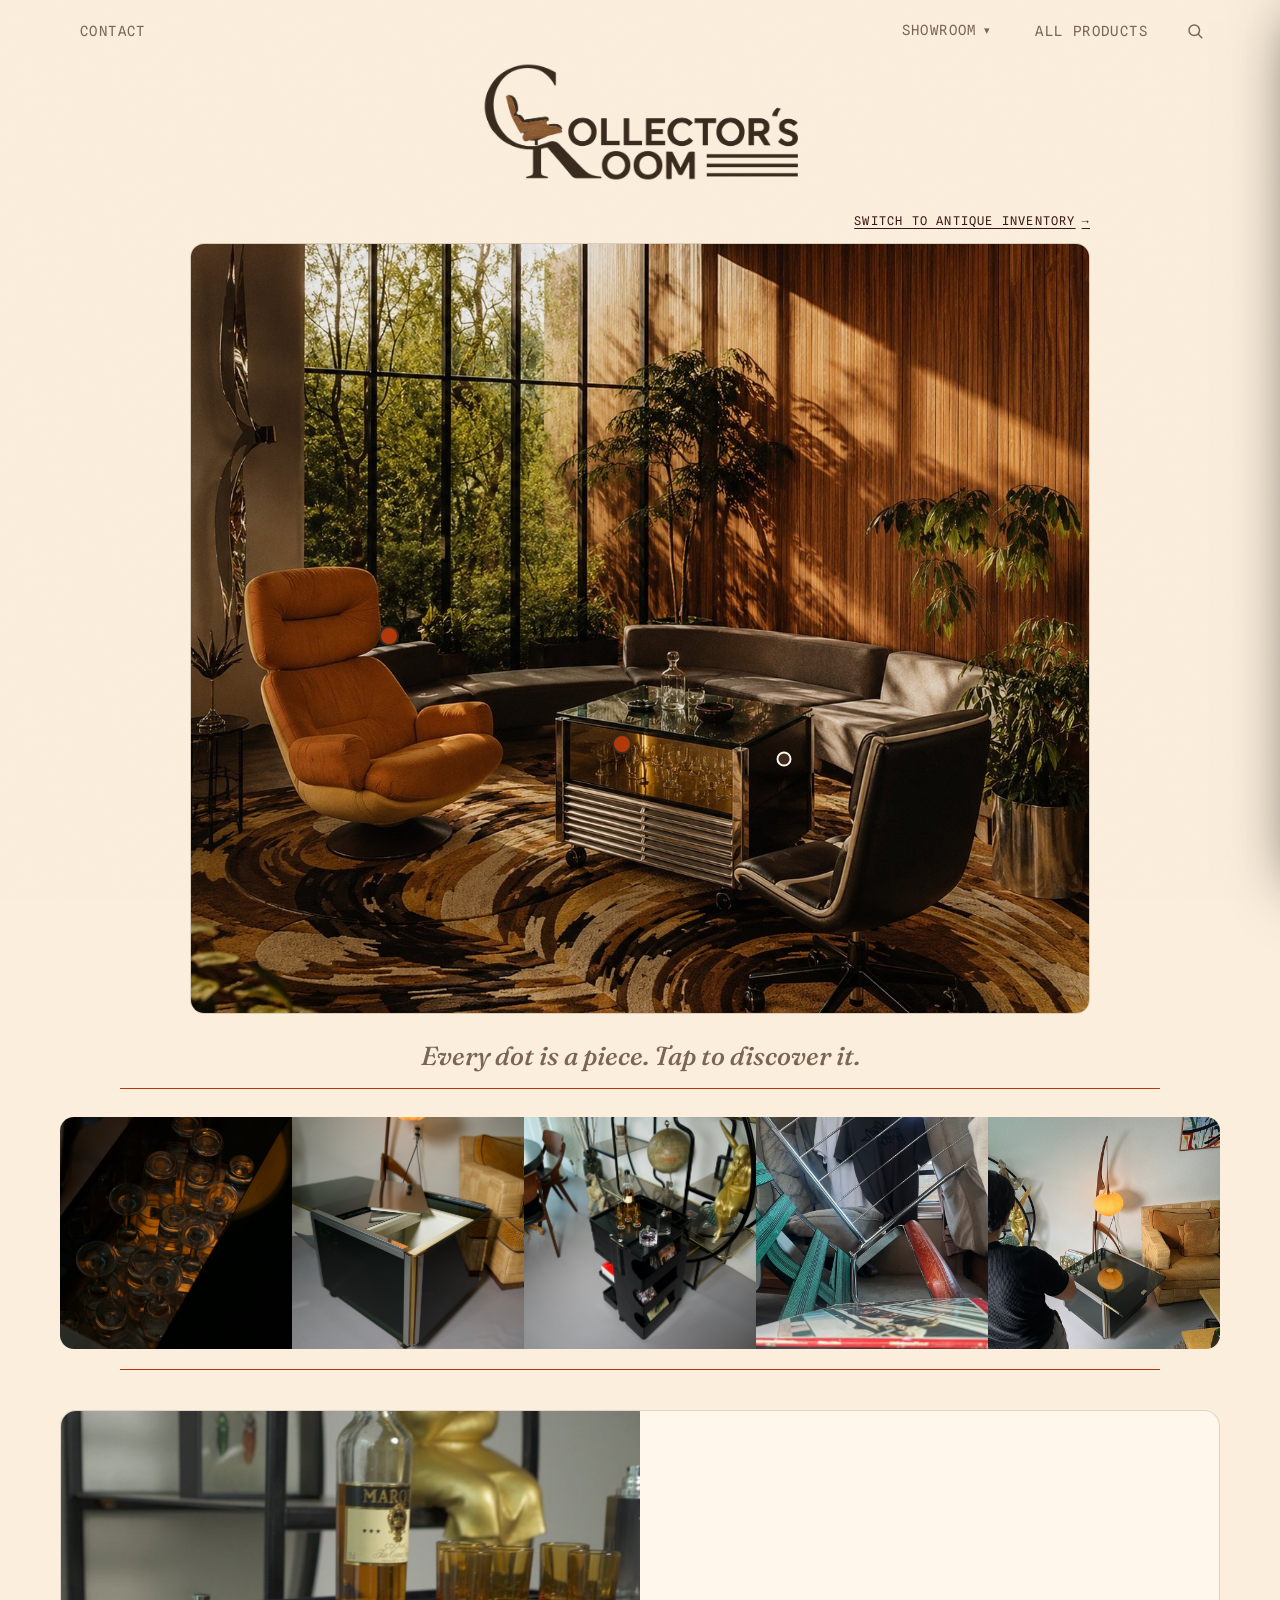
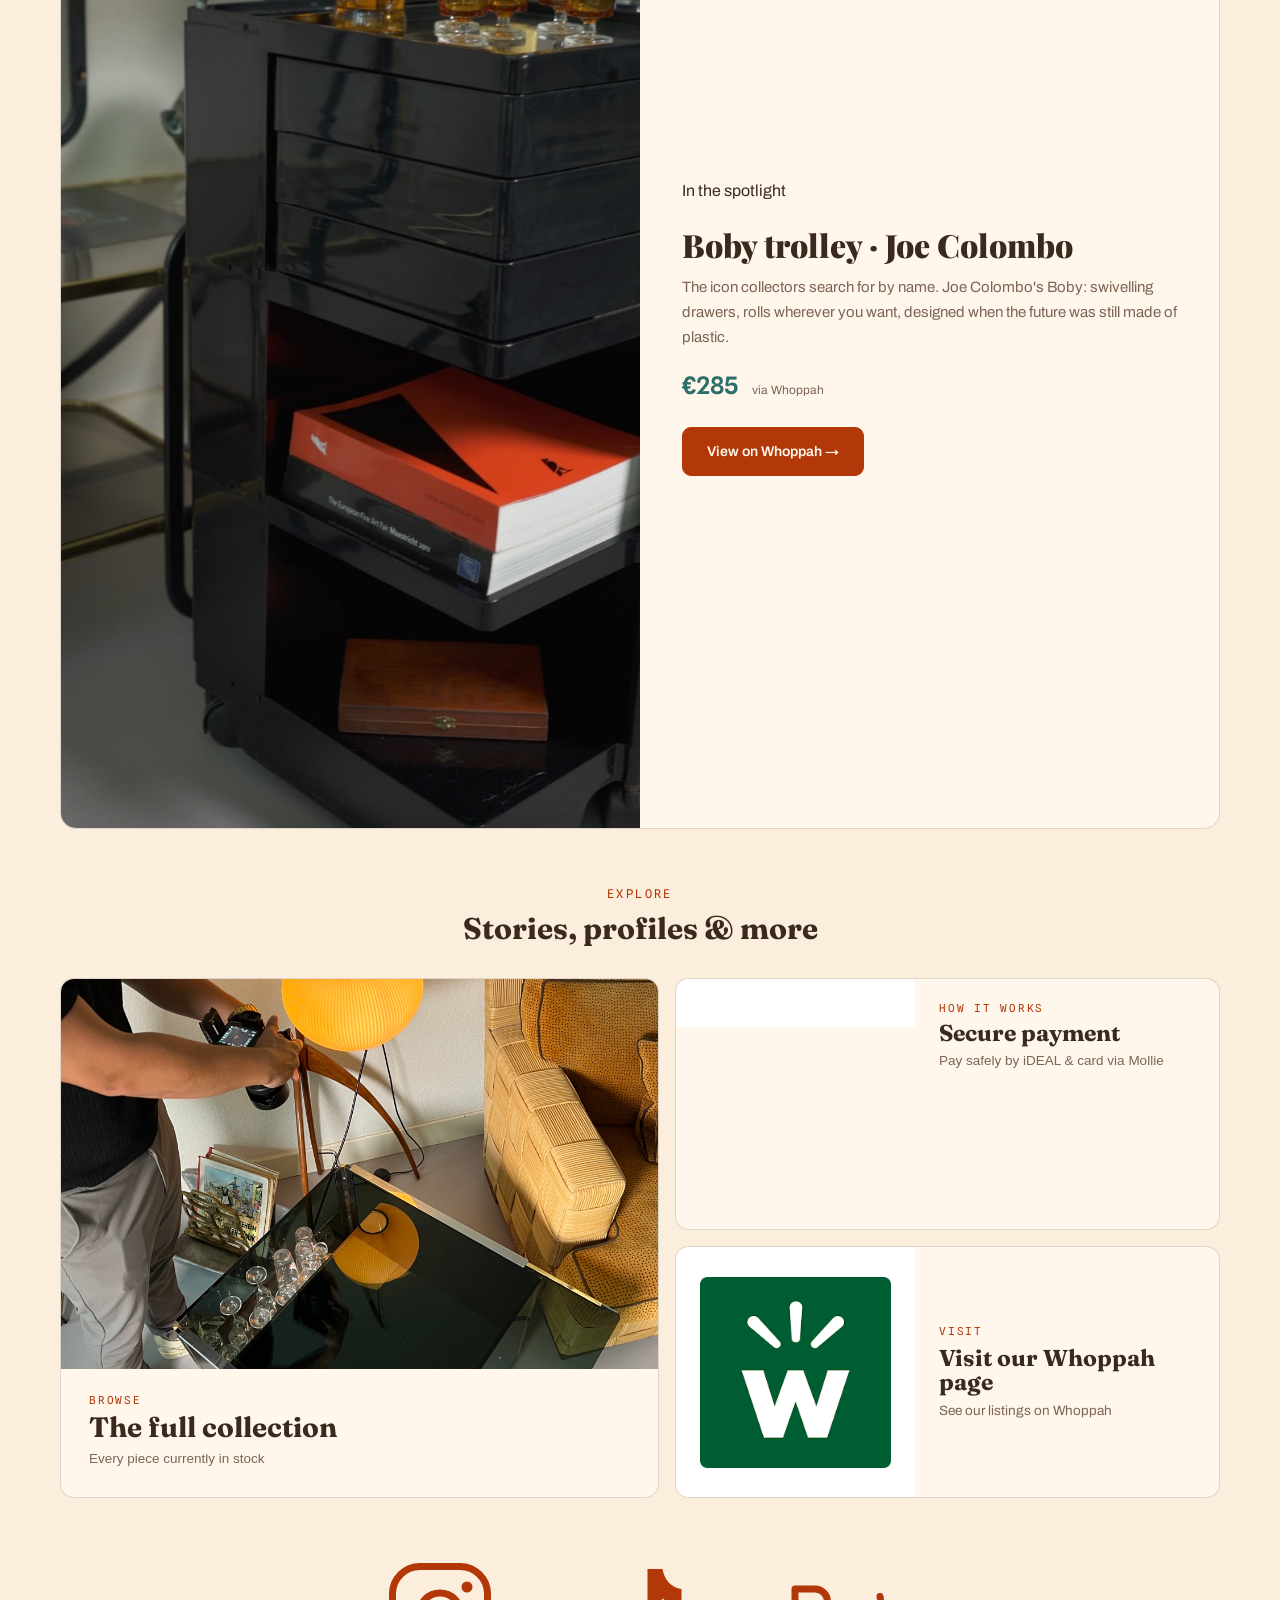
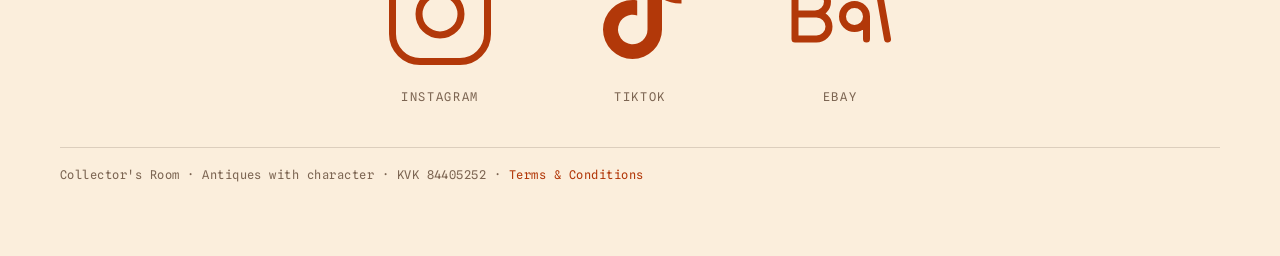
<file: index.html>
<!DOCTYPE html>
<html lang="en">
<head>
<meta charset="utf-8">
<meta name="viewport" content="width=device-width, initial-scale=1">
<title>Collector's Room</title>
<meta name="description" content="Antiques with character. Rare, authentic mid century and design pieces with a story. A father and son business.">
<link rel="preconnect" href="https://fonts.googleapis.com">
<link rel="preconnect" href="https://fonts.gstatic.com" crossorigin>
<link href="https://fonts.googleapis.com/css2?family=Archivo:wght@400;500;600;700;800&family=Fraunces:ital,opsz,wght@0,9..144,400..900;1,9..144,400..700&family=Caveat:wght@500;600&family=Playfair+Display:ital,wght@0,400;0,700;0,900;1,400;1,700&family=Spline+Sans+Mono:wght@400;500;600&display=swap" rel="stylesheet">
<link rel="stylesheet" href="css/style.css?v=45">
<link rel="stylesheet" href="css/mc.css?v=17">
</head>
<body>
<div class="wrap">
  <nav class="topnav" aria-label="Menu">
    <div class="nav-left">
      <button class="tab" data-view="contact">Contact</button>
    </div>
    <div class="nav-right">
      <div class="dropdown">
        <button class="tab dd-toggle" aria-haspopup="true" aria-expanded="false">Showroom <span class="dd-caret">&#9662;</span></button>
        <div class="dd-menu">
          <a class="dd-item" href="antique.html" data-world="antique">Antique</a>
          <a class="dd-item" href="index.html" data-world="midcentury">Mid Century</a>
        </div>
      </div>
      <button class="tab" data-view="producten">All Products</button>
      <div class="search-box">
        <button type="button" class="search-toggle" id="search-toggle" aria-label="Search" aria-expanded="false">
          <svg class="search-icon" viewBox="0 0 24 24" fill="none" stroke="currentColor" stroke-width="2" stroke-linecap="round"><circle cx="11" cy="11" r="7"/><path d="m21 21-4.3-4.3"/></svg>
        </button>
        <input type="search" id="site-search" class="search-input" placeholder="Search" aria-label="Search products">
      </div>
    </div>
  </nav>

  <!-- ============ SHOWROOM ============ -->
  <section id="view-showroom">
    <img class="logo-banner" src="images/logo-mc.png" alt="Collector's Room">

    <div class="room-switch">
      <a class="switch-btn switch-to-antique" href="antique.html">Switch to Antique inventory</a>
    </div>

    <div class="stage-shell">
      <div class="stage" id="stage">
        <img class="stage-bg" id="stage-bg" src="images/mc-room-2.jpg" alt="The mid century room">
      </div>
    </div>

    <div class="stage-caption">
      <p class="stage-caption-text">Every dot is a piece. Tap to discover it.</p>
      <span class="stage-caption-rule"></span>
    </div>

    <!-- AMBIENCE -->
    <div class="ambience">
      <div class="ambience-grid">
        <img src="images/strip-glassware.jpg" alt="Cocktail glasses on the bar cart">
        <img src="images/ambience-barcart.jpg" alt="Chrome and smoked glass bar cart in the room">
        <img src="images/ambience-trolley.jpg" alt="Boby trolley styled in a collector's room">
        <img src="images/strip-workshop.jpg" alt="Behind the scenes at the workshop">
        <img src="images/strip-styling.jpg" alt="Styling a mid-century piece">
      </div>
      <span class="stage-caption-rule ambience-rule"></span>
    </div>

    <!-- SPOTLIGHT -->
    <div class="spotlight">
      <div class="spot-media"><img src="images/trolley-detail.jpg" alt="Boby trolley"></div>
      <div class="spot-text">
        <p class="eyebrow">In the spotlight</p>
        <h2 class="spot-title">Boby trolley &middot; Joe Colombo</h2>
        <p class="spot-story">The icon collectors search for by name. Joe Colombo's Boby: swivelling drawers, rolls wherever you want, designed when the future was still made of plastic.</p>
        <div class="spot-price">&euro;285 <small>via Whoppah</small></div>
        <a class="primary spot-btn" href="https://www.whoppah.com/products/vintage-boby-trolley-joe-colombo-08D326K7GA52" target="_blank" rel="noopener">View on Whoppah &rarr;</a>
      </div>
    </div>

    <!-- EXPLORE -->
    <div class="explore">
      <p class="eyebrow-big center">Explore</p>
      <h2 class="explore-h">Stories, profiles &amp; more</h2>
      <div class="explore-grid">
        <button class="ex-card big" data-view="producten">
          <span class="ex-img" style="background-image:url('images/full-collection.jpg')"></span>
          <span class="ex-txt"><span class="ex-eye">Browse</span><span class="ex-title">The full collection</span><span class="ex-sub">Every piece currently in stock</span></span>
        </button>
        <button class="ex-card" data-view="terms">
          <span class="ex-img logo" style="background-image:url('images/logo-ideal.png')"></span>
          <span class="ex-txt"><span class="ex-eye">How it works</span><span class="ex-title">Secure payment</span><span class="ex-sub">Pay safely by iDEAL &amp; card via Mollie</span></span>
        </button>
        <a class="ex-card" href="https://www.google.com/maps/search/?api=1&amp;query=Donnerskamp+2+Koningsbosch" target="_blank" rel="noopener">
          <span class="ex-img logo" style="background-image:url('images/logo-whoppah.png')"></span>
          <span class="ex-txt"><span class="ex-eye">Visit</span><span class="ex-title">Visit our Whoppah page</span><span class="ex-sub">See our listings on Whoppah</span></span>
        </a>
      </div>
    </div>

    <div class="socials">
      <a class="social" href="#" aria-label="Instagram" title="Instagram (link follows)">
        <svg viewBox="0 0 24 24" fill="none" stroke="currentColor" stroke-width="1.4"><rect x="2.5" y="2.5" width="19" height="19" rx="5.5"/><circle cx="12" cy="12" r="4.2"/><circle cx="17.4" cy="6.6" r="1.1" fill="currentColor" stroke="none"/></svg>
        <span class="social-label">Instagram</span>
      </a>
      <a class="social" data-tiktok href="https://www.tiktok.com/@collectors.room" target="_blank" rel="noopener" aria-label="TikTok @collectors.room" title="TikTok @collectors.room">
        <svg viewBox="0 0 24 24" fill="currentColor"><path d="M16.5 3c.35 2.1 1.7 3.7 3.8 4v2.9c-1.4.05-2.7-.3-3.9-1v6.2a5.9 5.9 0 1 1-5.9-5.9c.32 0 .63.03.94.08v3a2.95 2.95 0 1 0 2.06 2.82V3h3Z"/></svg>
        <span class="social-label">TikTok</span>
      </a>
      <a class="social" href="#" aria-label="eBay" title="eBay (link follows)">
        <svg viewBox="0 0 24 24" fill="none" stroke="currentColor" stroke-width="1.4" stroke-linecap="round" stroke-linejoin="round"><path d="M3 7h4a2.5 2.5 0 0 1 0 5H3zM3 12h4.3a2.5 2.5 0 0 1 0 5H3zM12.5 12.5a2.4 2.4 0 1 0 4.8 0 2.4 2.4 0 0 0-4.8 0Zm4.8 0V17M20 8.5 21.5 17"/></svg>
        <span class="social-label">eBay</span>
      </a>
    </div>
  </section>

  <!-- ============ ALL PRODUCTS ============ -->
  <section id="view-producten" hidden>
    <p class="eyebrow-big">Catalogue</p>
    <h1 class="lead">All pieces.</h1>
    <div class="grid" id="grid"></div>
    <p class="insp-foot"><button class="link-btn" data-view="showroom">&larr; Back to the showroom</button></p>
  </section>

  <!-- ============ CONTACT ============ -->
  <section id="view-contact" hidden>
    <h1 class="lead center contact-title"><em>Let&rsquo;s talk.</em></h1>
    <p class="sub center wide-center">Interested in a piece, or have something special to offer? Send a message.</p>
    <div class="contact-icons">
      <a class="ci" href="tel:+31649635126">
        <svg viewBox="0 0 24 24" fill="none" stroke="currentColor" stroke-width="1.5" stroke-linecap="round" stroke-linejoin="round"><path d="M6.5 3h3l1.6 4-2 1.4a12 12 0 0 0 4.9 4.9l1.4-2 4 1.6v3a2 2 0 0 1-2.2 2A16 16 0 0 1 4.5 5.2 2 2 0 0 1 6.5 3Z"/></svg>
        <span class="ci-label">Call us</span>
        <span class="ci-value">+31 6 49 63 51 26</span>
      </a>
      <a class="ci ci-main" href="mailto:zakelijk.roelofs@gmail.com?subject=Message%20from%20the%20website">
        <svg viewBox="0 0 24 24" fill="none" stroke="currentColor" stroke-width="1.5" stroke-linecap="round" stroke-linejoin="round"><path d="M22 2 11 13M22 2l-7 20-4-9-9-4 20-7Z"/></svg>
        <span class="ci-label">Send message</span>
        <span class="ci-value">Start a message &rarr;</span>
      </a>
    </div>
    <p class="sub center wide-center">Every sale runs through Whoppah: buyer protection and a guarantee on every purchase, secure payment methods, and easy shipping with a courier of your choice.</p>
    <p class="signature center wide-center">Every piece passes through our hands first: sourced, vetted and packed with care.<span class="sig-name">Jop &amp; his father</span></p>
    <p class="insp-foot center"><button class="link-btn" data-view="showroom">&larr; Back to the showroom</button></p>
  </section>

  <!-- ============ TERMS ============ -->
  <section id="view-terms" hidden>
    <p class="eyebrow-big">Legal</p>
    <h1 class="lead">Terms &amp; Conditions.</h1>
    <div class="legal">
      <p><strong>Collector's Room</strong> &middot; Chamber of Commerce (KVK) <span data-kvk>84405252</span> &middot; <a href="mailto:zakelijk.roelofs@gmail.com">zakelijk.roelofs@gmail.com</a></p>

      <h3>1. Scope</h3>
      <p>These terms apply to every offer, order and agreement between Collector's Room ("we", "us") and the buyer ("you") made through this website. By placing an order you accept these terms.</p>

      <h3>2. Our pieces</h3>
      <p>We sell second hand, vintage and antique items. Each piece is unique and sold in the condition described. Age related traces such as wear, patina, small marks or repairs are part of the character of these objects and are not defects. We describe every piece as fully and honestly as we can, including known flaws, and provide photographs. If anything is unclear, contact us before buying.</p>

      <h3>3. Prices</h3>
      <p>Prices are in euros. Where the VAT margin scheme for second hand goods applies, VAT is not shown separately and cannot be reclaimed. Shipping costs are not included and are quoted separately per piece. Prices shown as "indicative" are illustrative and confirmed at the moment of sale.</p>

      <h3>4. Orders and agreement</h3>
      <p>An order or reservation is an offer to buy. The agreement is concluded once we confirm it in writing (by email). Because every item is one of a kind, an item may already be reserved or sold; in that case no agreement arises and any payment is refunded.</p>

      <h3>5. Payment</h3>
      <p>Payment is made through Mollie (iDEAL, card and other supported methods) or by bank transfer, as agreed. The piece remains our property until payment has been received in full.</p>

      <h3>6. Shipping and delivery</h3>
      <p>Given the size, weight and fragility of many pieces, shipping and delivery are arranged individually. We agree the method, cost and timing with you before dispatch, and pack with care. Collection in person is possible by appointment. Risk of loss or damage passes to you on delivery or collection.</p>

      <h3>7. Right of withdrawal (returns)</h3>
      <p>If you are a consumer in the EU, you have the right to withdraw from the purchase within 14 days of receiving the item, without giving a reason. To do so, notify us by email within that period and return the item in the same condition in which you received it. The cost of return shipping is yours. We refund the purchase price within 14 days of receiving the returned item. This right does not apply to items made or sourced to your specific instructions.</p>

      <h3>8. Conformity</h3>
      <p>We deliver the piece as described and depicted. Given the nature of vintage and antique goods, no warranty is given on age related wear or on the ordinary lifespan of old materials. Your statutory rights as a consumer remain unaffected.</p>

      <h3>9. Liability</h3>
      <p>Our liability is limited to the purchase price of the piece concerned. We are not liable for indirect or consequential loss, except in the case of intent or gross negligence on our part.</p>

      <h3>10. Complaints</h3>
      <p>Not happy with something? Email us at <a href="mailto:zakelijk.roelofs@gmail.com">zakelijk.roelofs@gmail.com</a> and we will do our best to resolve it quickly. EU consumers can also use the European Commission's online dispute resolution platform.</p>

      <h3>11. Applicable law</h3>
      <p>Dutch law applies to these terms and to every agreement with us.</p>
    </div>
    <p class="insp-foot"><button class="link-btn" data-view="showroom">&larr; Back to the showroom</button></p>
  </section>

  <footer>
    <span data-merk>Collector's Room</span> &middot; Antiques with character &middot; KVK&nbsp;<span data-kvk></span>
    &middot; <button class="foot-link" data-view="terms">Terms &amp; Conditions</button>
  </footer>
</div>

<div class="scrim" id="scrim"></div>
<aside class="panel" id="panel" role="dialog" aria-modal="true" aria-labelledby="pname">
  <button class="close" id="close" aria-label="Close">&#10005;</button>
  <div class="panel-media"><img id="pimg" alt="" loading="lazy" src="[data-uri]"></div>
  <div class="panel-body">
    <p class="eyebrow" id="eyebrow"></p>
    <h2 class="pname" id="pname"></h2>
    <dl id="specs" class="pdp-specsheet"></dl>
    <p class="story" id="story"></p>
    <div class="price" id="price"></div>
    <div class="cta" id="cta"></div>
    <p class="note">Prices are indicative, for illustration only.</p>
  </div>
</aside>

<script>window.CR_COLLECTION='midcentury';</script>
<script src="js/catalog.js?v=21"></script>
<script src="js/app.js?v=22"></script>
</body>
</html>
</file>
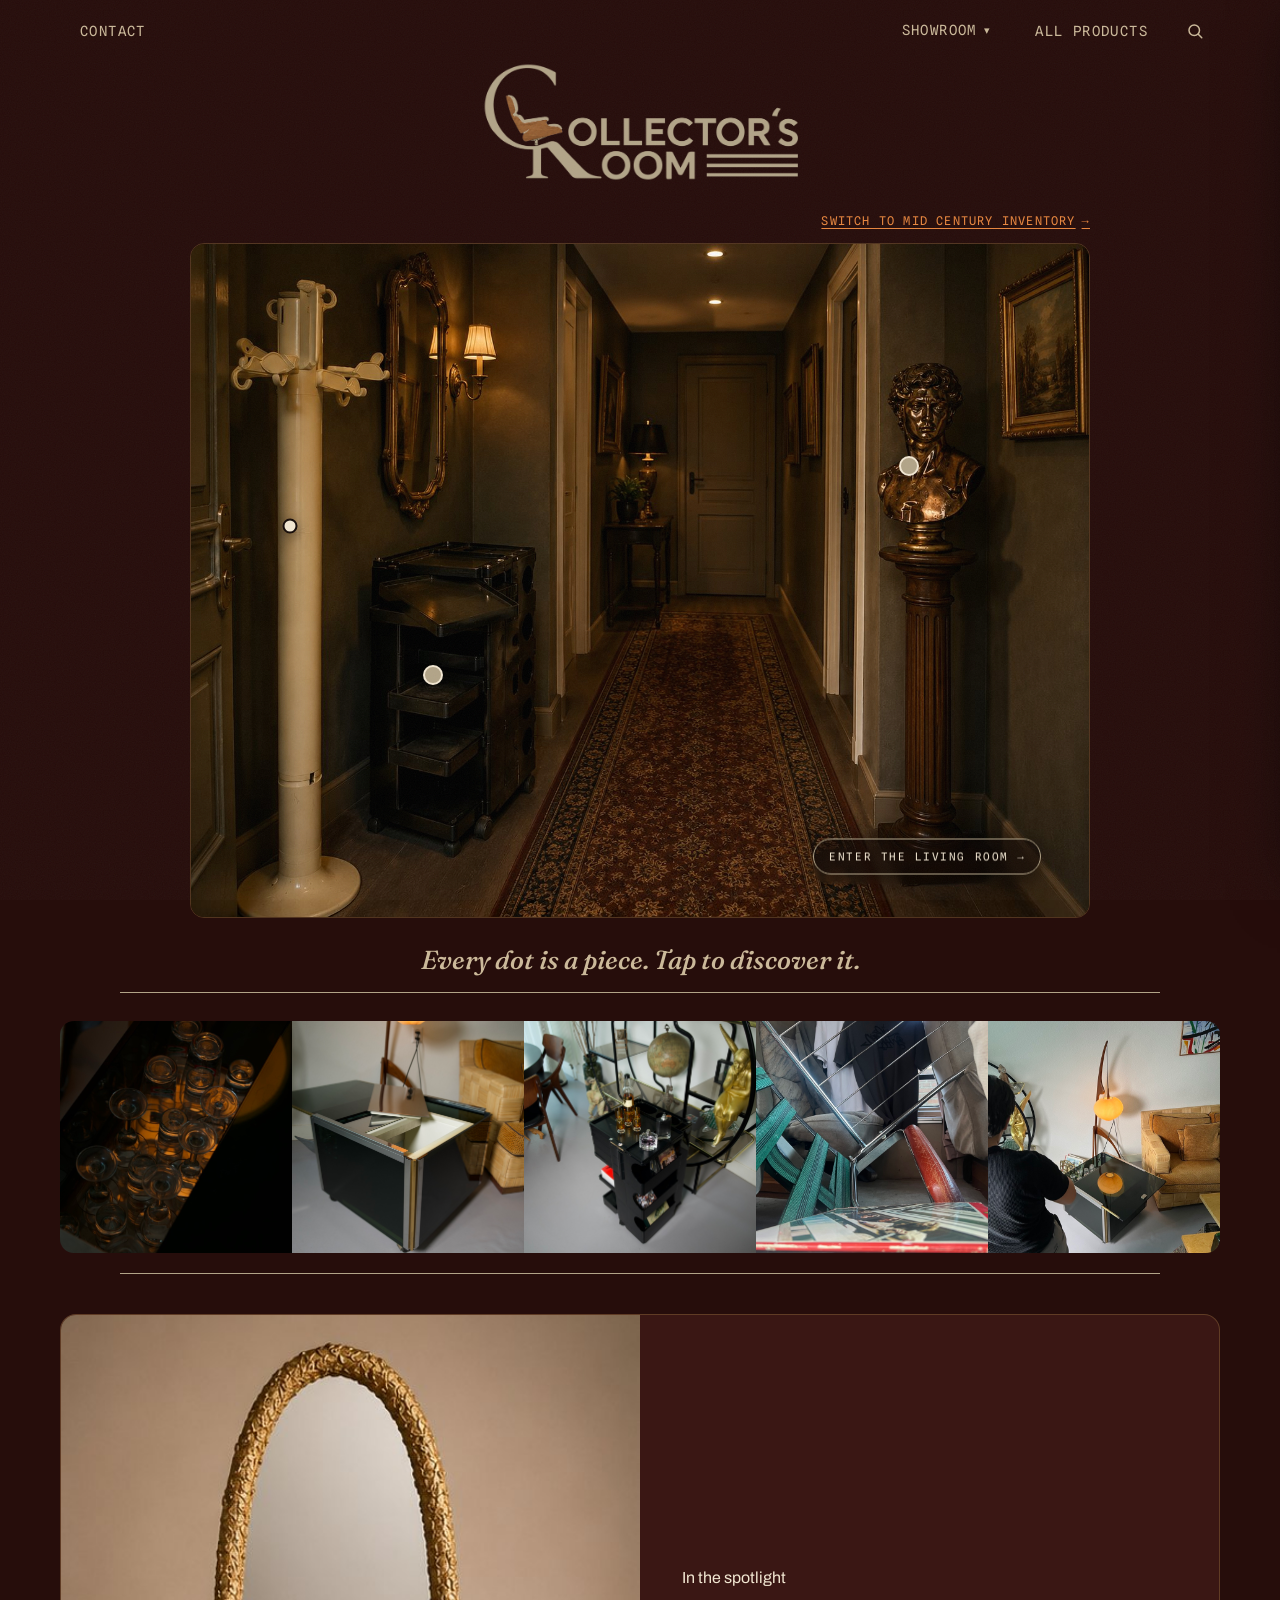
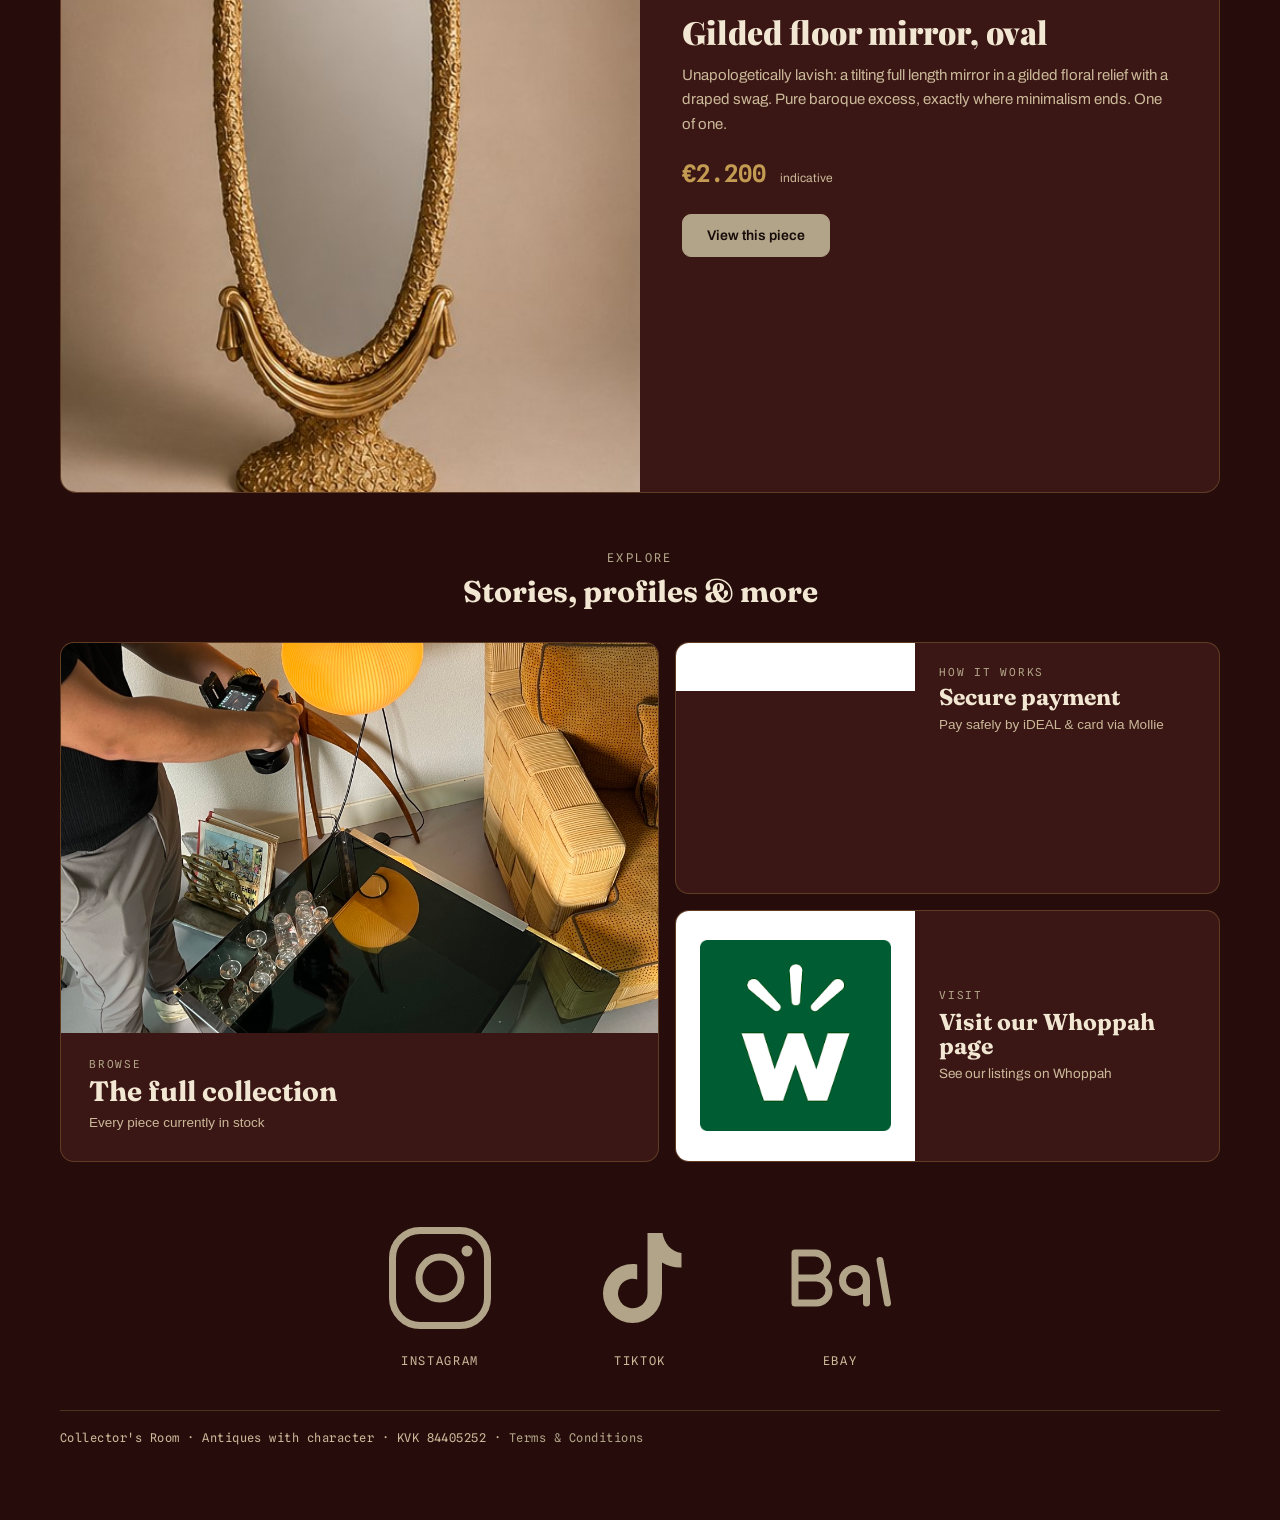
<file: antique.html>
<!DOCTYPE html>
<html lang="en">
<head>
<meta charset="utf-8">
<meta name="viewport" content="width=device-width, initial-scale=1">
<title>Collector's Room &middot; Antique</title>
<meta name="description" content="Antiques with character. Rare, authentic mid century and design pieces with a story. A father and son business.">
<link rel="preconnect" href="https://fonts.googleapis.com">
<link rel="preconnect" href="https://fonts.gstatic.com" crossorigin>
<link href="https://fonts.googleapis.com/css2?family=Archivo:wght@400;500;600;700;800&family=Fraunces:ital,opsz,wght@0,9..144,400..900;1,9..144,400..700&family=Caveat:wght@500;600&family=Playfair+Display:ital,wght@0,400;0,700;0,900;1,400;1,700&family=Spline+Sans+Mono:wght@400;500;600&display=swap" rel="stylesheet">
<link rel="stylesheet" href="css/style.css?v=45">
</head>
<body>
<div class="wrap">
  <nav class="topnav" aria-label="Menu">
    <div class="nav-left">
      <button class="tab" data-view="contact">Contact</button>
    </div>
    <div class="nav-right">
      <div class="dropdown">
        <button class="tab dd-toggle" aria-haspopup="true" aria-expanded="false">Showroom <span class="dd-caret">&#9662;</span></button>
        <div class="dd-menu">
          <a class="dd-item" href="antique.html" data-world="antique">Antique</a>
          <a class="dd-item" href="index.html" data-world="midcentury">Mid Century</a>
        </div>
      </div>
      <button class="tab" data-view="producten">All Products</button>
      <div class="search-box">
        <button type="button" class="search-toggle" id="search-toggle" aria-label="Search" aria-expanded="false">
          <svg class="search-icon" viewBox="0 0 24 24" fill="none" stroke="currentColor" stroke-width="2" stroke-linecap="round"><circle cx="11" cy="11" r="7"/><path d="m21 21-4.3-4.3"/></svg>
        </button>
        <input type="search" id="site-search" class="search-input" placeholder="Search" aria-label="Search products">
      </div>
    </div>
  </nav>

  <!-- ============ SHOWROOM ============ -->
  <section id="view-showroom">
    <img class="logo-banner" src="images/logo.png" alt="Collector's Room">

    <div class="room-switch">
      <a class="switch-btn switch-to-midcentury" href="index.html">Switch to Mid century inventory</a>
    </div>

    <div class="stage-shell">
      <div class="stage" id="stage">
        <img class="stage-bg" id="stage-bg" src="images/hal.jpg" alt="The hallway">
      </div>
    </div>

    <div class="stage-caption">
      <p class="stage-caption-text">Every dot is a piece. Tap to discover it.</p>
      <span class="stage-caption-rule"></span>
    </div>

    <!-- AMBIENCE -->
    <div class="ambience">
      <div class="ambience-grid">
        <img src="images/strip-glassware.jpg" alt="Cocktail glasses on the bar cart">
        <img src="images/ambience-barcart.jpg" alt="Chrome and smoked glass bar cart in the room">
        <img src="images/ambience-trolley.jpg" alt="Boby trolley styled in a collector's room">
        <img src="images/strip-workshop.jpg" alt="Behind the scenes at the workshop">
        <img src="images/strip-styling.jpg" alt="Styling a mid-century piece">
      </div>
      <span class="stage-caption-rule ambience-rule"></span>
    </div>

    <!-- SPOTLIGHT -->
    <div class="spotlight">
      <div class="spot-media"><img src="images/spiegel.jpg" alt="Gilded floor mirror"></div>
      <div class="spot-text">
        <p class="eyebrow">In the spotlight</p>
        <h2 class="spot-title">Gilded floor mirror, oval</h2>
        <p class="spot-story">Unapologetically lavish: a tilting full length mirror in a gilded floral relief with a draped swag. Pure baroque excess, exactly where minimalism ends. One of one.</p>
        <div class="spot-price">&euro;2.200 <small>indicative</small></div>
        <button class="primary spot-btn" data-open="spiegel">View this piece</button>
      </div>
    </div>

    <!-- EXPLORE -->
    <div class="explore">
      <p class="eyebrow-big center">Explore</p>
      <h2 class="explore-h">Stories, profiles &amp; more</h2>
      <div class="explore-grid">
        <button class="ex-card big" data-view="producten">
          <span class="ex-img" style="background-image:url('images/full-collection.jpg')"></span>
          <span class="ex-txt"><span class="ex-eye">Browse</span><span class="ex-title">The full collection</span><span class="ex-sub">Every piece currently in stock</span></span>
        </button>
        <button class="ex-card" data-view="terms">
          <span class="ex-img logo" style="background-image:url('images/logo-ideal.png')"></span>
          <span class="ex-txt"><span class="ex-eye">How it works</span><span class="ex-title">Secure payment</span><span class="ex-sub">Pay safely by iDEAL &amp; card via Mollie</span></span>
        </button>
        <a class="ex-card" href="https://www.google.com/maps/search/?api=1&amp;query=Donnerskamp+2+Koningsbosch" target="_blank" rel="noopener">
          <span class="ex-img logo" style="background-image:url('images/logo-whoppah.png')"></span>
          <span class="ex-txt"><span class="ex-eye">Visit</span><span class="ex-title">Visit our Whoppah page</span><span class="ex-sub">See our listings on Whoppah</span></span>
        </a>
      </div>
    </div>

    <div class="socials">
      <a class="social" href="#" aria-label="Instagram" title="Instagram (link follows)">
        <svg viewBox="0 0 24 24" fill="none" stroke="currentColor" stroke-width="1.4"><rect x="2.5" y="2.5" width="19" height="19" rx="5.5"/><circle cx="12" cy="12" r="4.2"/><circle cx="17.4" cy="6.6" r="1.1" fill="currentColor" stroke="none"/></svg>
        <span class="social-label">Instagram</span>
      </a>
      <a class="social" data-tiktok href="https://www.tiktok.com/@collectors.room" target="_blank" rel="noopener" aria-label="TikTok @collectors.room" title="TikTok @collectors.room">
        <svg viewBox="0 0 24 24" fill="currentColor"><path d="M16.5 3c.35 2.1 1.7 3.7 3.8 4v2.9c-1.4.05-2.7-.3-3.9-1v6.2a5.9 5.9 0 1 1-5.9-5.9c.32 0 .63.03.94.08v3a2.95 2.95 0 1 0 2.06 2.82V3h3Z"/></svg>
        <span class="social-label">TikTok</span>
      </a>
      <a class="social" href="#" aria-label="eBay" title="eBay (link follows)">
        <svg viewBox="0 0 24 24" fill="none" stroke="currentColor" stroke-width="1.4" stroke-linecap="round" stroke-linejoin="round"><path d="M3 7h4a2.5 2.5 0 0 1 0 5H3zM3 12h4.3a2.5 2.5 0 0 1 0 5H3zM12.5 12.5a2.4 2.4 0 1 0 4.8 0 2.4 2.4 0 0 0-4.8 0Zm4.8 0V17M20 8.5 21.5 17"/></svg>
        <span class="social-label">eBay</span>
      </a>
    </div>
  </section>

  <!-- ============ ALL PRODUCTS ============ -->
  <section id="view-producten" hidden>
    <p class="eyebrow-big">Catalogue</p>
    <h1 class="lead">All pieces.</h1>
    <div class="grid" id="grid"></div>
    <p class="insp-foot"><button class="link-btn" data-view="showroom">&larr; Back to the showroom</button></p>
  </section>

  <!-- ============ CONTACT ============ -->
  <section id="view-contact" hidden>
    <h1 class="lead center contact-title"><em>Let&rsquo;s talk.</em></h1>
    <p class="sub center wide-center">Interested in a piece, or have something special to offer? Send a message.</p>
    <div class="contact-icons">
      <a class="ci" href="tel:+31649635126">
        <svg viewBox="0 0 24 24" fill="none" stroke="currentColor" stroke-width="1.5" stroke-linecap="round" stroke-linejoin="round"><path d="M6.5 3h3l1.6 4-2 1.4a12 12 0 0 0 4.9 4.9l1.4-2 4 1.6v3a2 2 0 0 1-2.2 2A16 16 0 0 1 4.5 5.2 2 2 0 0 1 6.5 3Z"/></svg>
        <span class="ci-label">Call us</span>
        <span class="ci-value">+31 6 49 63 51 26</span>
      </a>
      <a class="ci ci-main" href="mailto:zakelijk.roelofs@gmail.com?subject=Message%20from%20the%20website">
        <svg viewBox="0 0 24 24" fill="none" stroke="currentColor" stroke-width="1.5" stroke-linecap="round" stroke-linejoin="round"><path d="M22 2 11 13M22 2l-7 20-4-9-9-4 20-7Z"/></svg>
        <span class="ci-label">Send message</span>
        <span class="ci-value">Start a message &rarr;</span>
      </a>
    </div>
    <p class="sub center wide-center">Every sale runs through Whoppah: buyer protection and a guarantee on every purchase, secure payment methods, and easy shipping with a courier of your choice.</p>
    <p class="signature center wide-center">Every piece passes through our hands first: sourced, vetted and packed with care.<span class="sig-name">Jop &amp; his father</span></p>
    <p class="insp-foot center"><button class="link-btn" data-view="showroom">&larr; Back to the showroom</button></p>
  </section>

  <!-- ============ TERMS ============ -->
  <section id="view-terms" hidden>
    <p class="eyebrow-big">Legal</p>
    <h1 class="lead">Terms &amp; Conditions.</h1>
    <div class="legal">
      <p><strong>Collector's Room</strong> &middot; Chamber of Commerce (KVK) <span data-kvk>84405252</span> &middot; <a href="mailto:zakelijk.roelofs@gmail.com">zakelijk.roelofs@gmail.com</a></p>

      <h3>1. Scope</h3>
      <p>These terms apply to every offer, order and agreement between Collector's Room ("we", "us") and the buyer ("you") made through this website. By placing an order you accept these terms.</p>

      <h3>2. Our pieces</h3>
      <p>We sell second hand, vintage and antique items. Each piece is unique and sold in the condition described. Age related traces such as wear, patina, small marks or repairs are part of the character of these objects and are not defects. We describe every piece as fully and honestly as we can, including known flaws, and provide photographs. If anything is unclear, contact us before buying.</p>

      <h3>3. Prices</h3>
      <p>Prices are in euros. Where the VAT margin scheme for second hand goods applies, VAT is not shown separately and cannot be reclaimed. Shipping costs are not included and are quoted separately per piece. Prices shown as "indicative" are illustrative and confirmed at the moment of sale.</p>

      <h3>4. Orders and agreement</h3>
      <p>An order or reservation is an offer to buy. The agreement is concluded once we confirm it in writing (by email). Because every item is one of a kind, an item may already be reserved or sold; in that case no agreement arises and any payment is refunded.</p>

      <h3>5. Payment</h3>
      <p>Payment is made through Mollie (iDEAL, card and other supported methods) or by bank transfer, as agreed. The piece remains our property until payment has been received in full.</p>

      <h3>6. Shipping and delivery</h3>
      <p>Given the size, weight and fragility of many pieces, shipping and delivery are arranged individually. We agree the method, cost and timing with you before dispatch, and pack with care. Collection in person is possible by appointment. Risk of loss or damage passes to you on delivery or collection.</p>

      <h3>7. Right of withdrawal (returns)</h3>
      <p>If you are a consumer in the EU, you have the right to withdraw from the purchase within 14 days of receiving the item, without giving a reason. To do so, notify us by email within that period and return the item in the same condition in which you received it. The cost of return shipping is yours. We refund the purchase price within 14 days of receiving the returned item. This right does not apply to items made or sourced to your specific instructions.</p>

      <h3>8. Conformity</h3>
      <p>We deliver the piece as described and depicted. Given the nature of vintage and antique goods, no warranty is given on age related wear or on the ordinary lifespan of old materials. Your statutory rights as a consumer remain unaffected.</p>

      <h3>9. Liability</h3>
      <p>Our liability is limited to the purchase price of the piece concerned. We are not liable for indirect or consequential loss, except in the case of intent or gross negligence on our part.</p>

      <h3>10. Complaints</h3>
      <p>Not happy with something? Email us at <a href="mailto:zakelijk.roelofs@gmail.com">zakelijk.roelofs@gmail.com</a> and we will do our best to resolve it quickly. EU consumers can also use the European Commission's online dispute resolution platform.</p>

      <h3>11. Applicable law</h3>
      <p>Dutch law applies to these terms and to every agreement with us.</p>
    </div>
    <p class="insp-foot"><button class="link-btn" data-view="showroom">&larr; Back to the showroom</button></p>
  </section>

  <footer>
    <span data-merk>Collector's Room</span> &middot; Antiques with character &middot; KVK&nbsp;<span data-kvk></span>
    &middot; <button class="foot-link" data-view="terms">Terms &amp; Conditions</button>
  </footer>
</div>

<div class="scrim" id="scrim"></div>
<aside class="panel" id="panel" role="dialog" aria-modal="true" aria-labelledby="pname">
  <button class="close" id="close" aria-label="Close">&#10005;</button>
  <div class="panel-media"><img id="pimg" alt="" loading="lazy" src="[data-uri]"></div>
  <div class="panel-body">
    <p class="eyebrow" id="eyebrow"></p>
    <h2 class="pname" id="pname"></h2>
    <dl id="specs" class="pdp-specsheet"></dl>
    <p class="story" id="story"></p>
    <div class="price" id="price"></div>
    <div class="cta" id="cta"></div>
    <p class="note">Prices are indicative, for illustration only.</p>
  </div>
</aside>

<script>window.CR_COLLECTION='antique';</script>
<script src="js/catalog.js?v=21"></script>
<script src="js/app.js?v=22"></script>
</body>
</html>
</file>
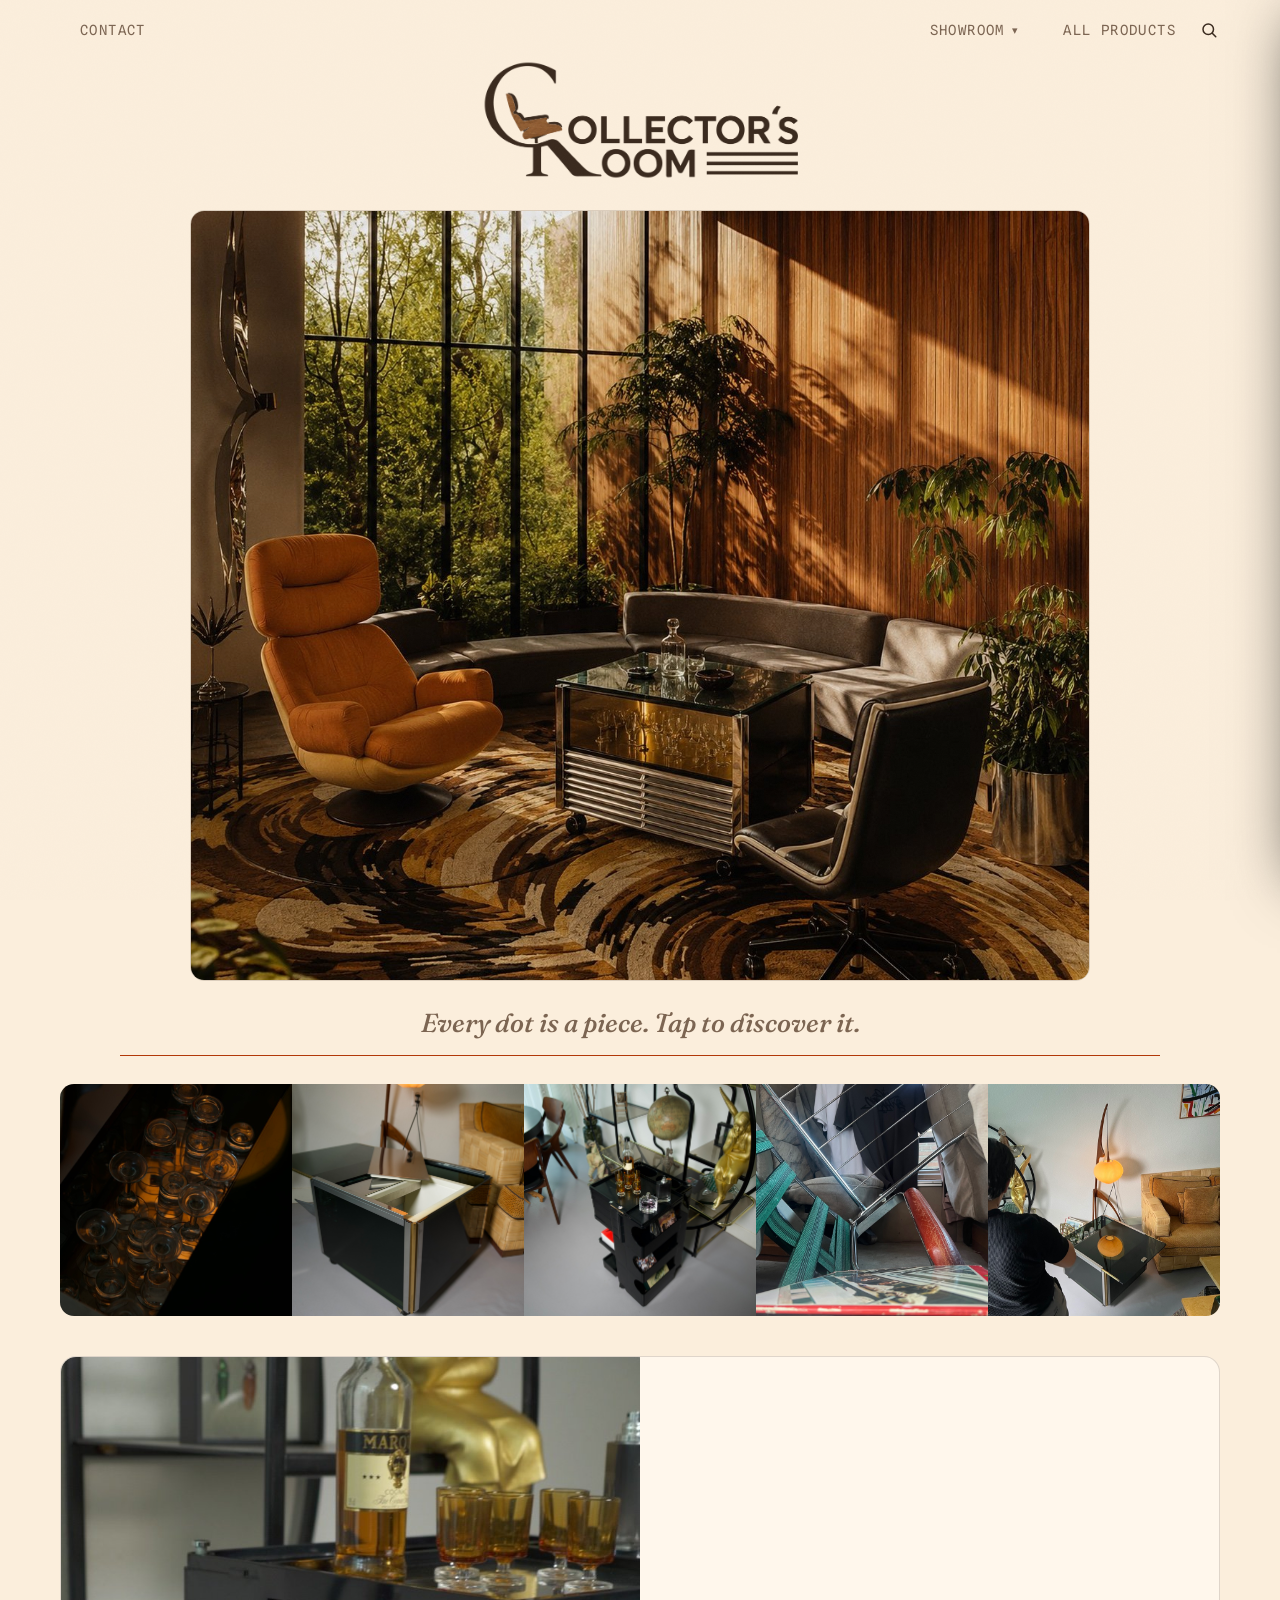
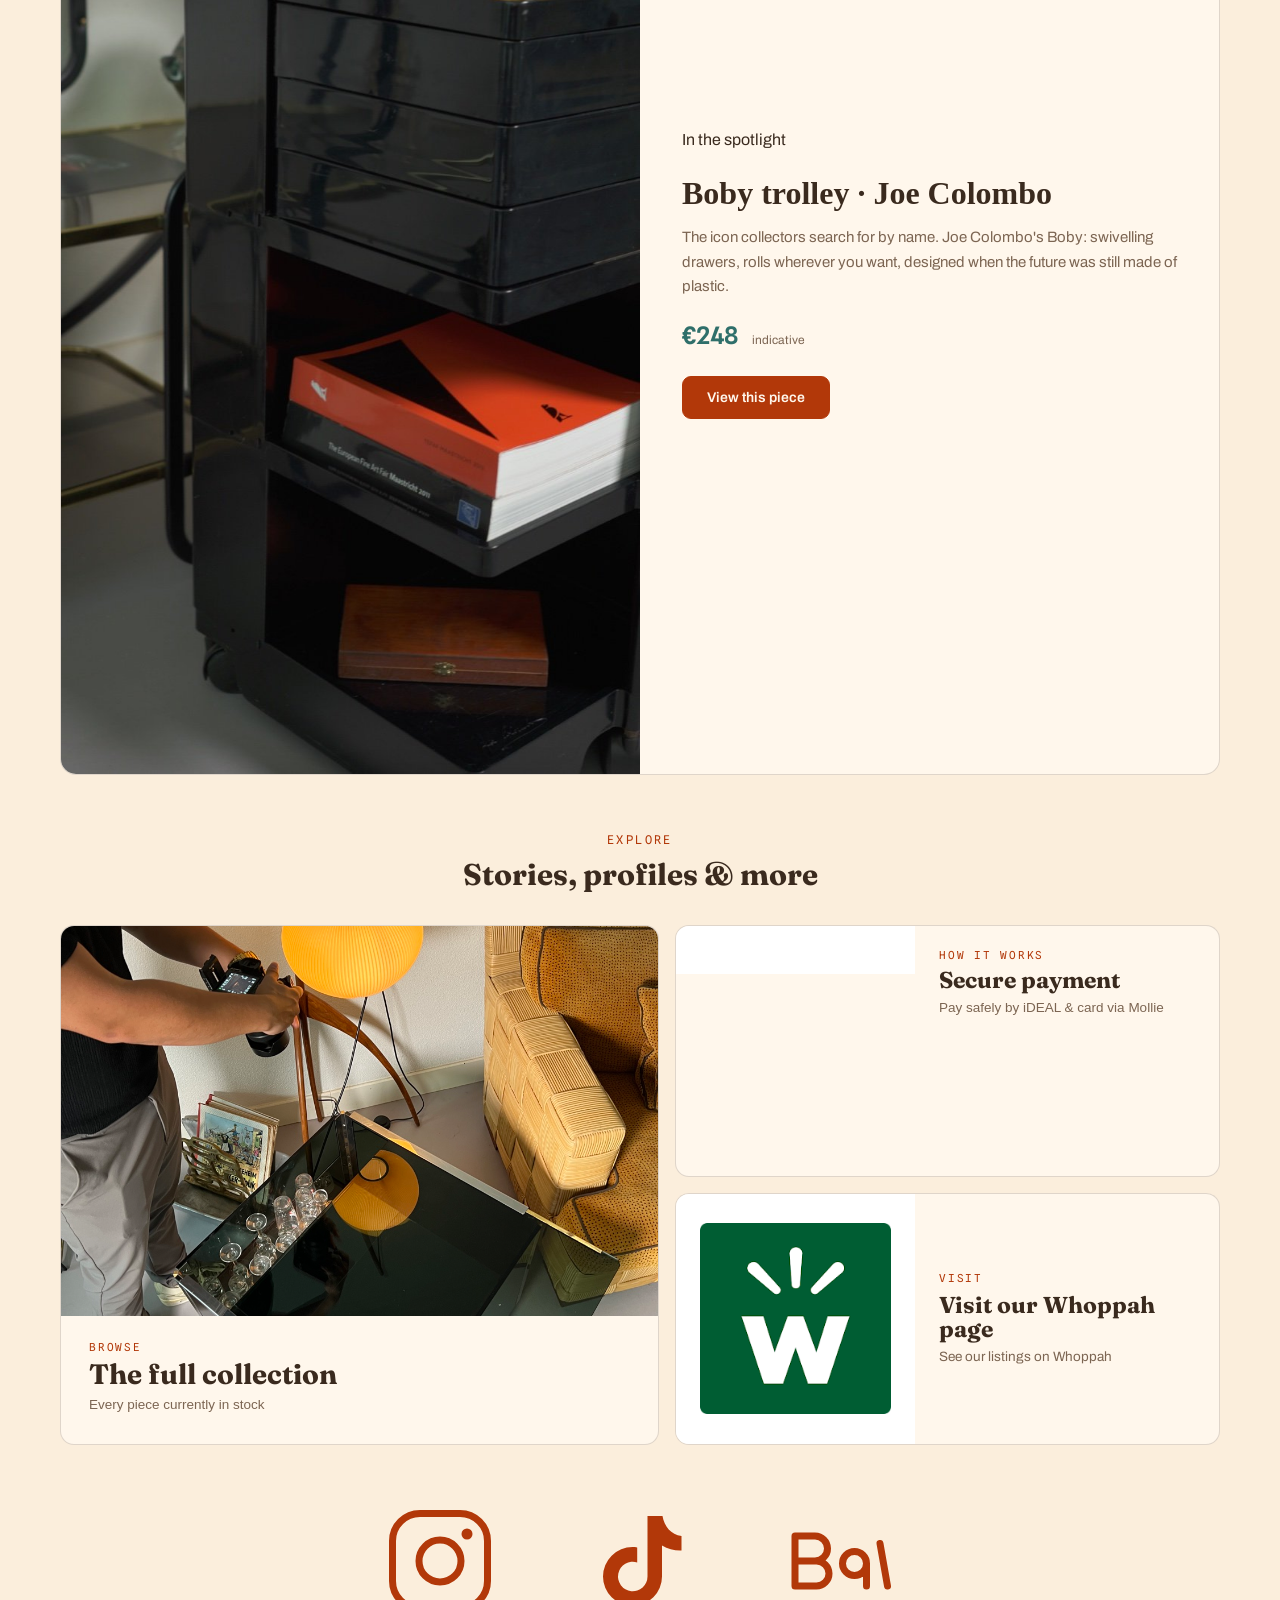
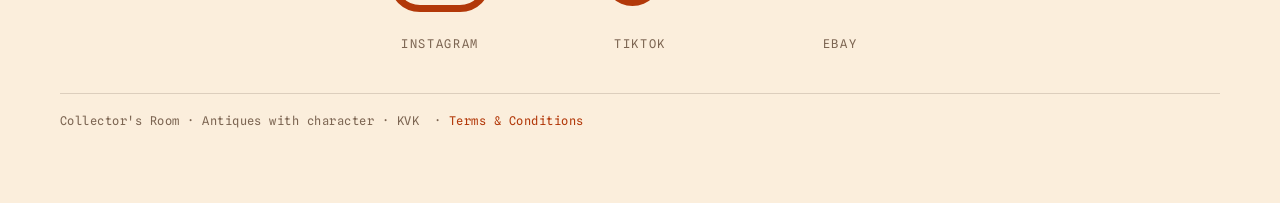
<file: midcentury.html>
<!DOCTYPE html>
<html lang="en">
<head>
<meta charset="utf-8">
<meta name="viewport" content="width=device-width, initial-scale=1">
<title>Collector's Room · Mid Century</title>
<meta name="description" content="Antiques with character. Rare, authentic mid century and design pieces with a story. A father and son business.">
<link rel="preconnect" href="https://fonts.googleapis.com">
<link rel="preconnect" href="https://fonts.gstatic.com" crossorigin>
<link href="https://fonts.googleapis.com/css2?family=Archivo:wght@400;500;600;700;800&family=Fraunces:ital,opsz,wght@0,9..144,400..900;1,9..144,400..700&family=Caveat:wght@500;600&family=Spline+Sans+Mono:wght@400;500;600&display=swap" rel="stylesheet">
<link rel="stylesheet" href="css/style.css?v=16">
<link rel="stylesheet" href="css/mc.css?v=16">
</head>
<body>
<div class="wrap">
  <nav class="topnav" aria-label="Menu">
    <div class="nav-left">
      <button class="tab" data-view="contact">Contact</button>
    </div>
    <div class="nav-right">
      <div class="dropdown">
        <button class="tab dd-toggle" aria-haspopup="true" aria-expanded="false">Showroom <span class="dd-caret">&#9662;</span></button>
        <div class="dd-menu">
          <a class="dd-item" href="index.html?enter=1" data-world="antique">Antique</a>
          <a class="dd-item" href="midcentury.html" data-world="midcentury">Mid Century</a>
        </div>
      </div>
      <button class="tab" data-view="producten">All Products</button>
      <div class="search-box">
        <svg class="search-icon" viewBox="0 0 24 24" fill="none" stroke="currentColor" stroke-width="2" stroke-linecap="round"><circle cx="11" cy="11" r="7"/><path d="m21 21-4.3-4.3"/></svg>
        <input type="search" id="site-search" class="search-input" placeholder="Search" aria-label="Search products">
      </div>
    </div>
  </nav>

  <!-- ============ SHOWROOM ============ -->
  <section id="view-showroom">
    <img class="logo-banner" src="images/logo-mc.png" alt="Collector's Room">

    <div class="stage-shell">
      <div class="stage" id="stage">
        <img class="stage-bg" id="stage-bg" src="images/mc-room-2.jpg" alt="The mid century room">
      </div>
    </div>

    <div class="stage-caption">
      <p class="stage-caption-text">Every dot is a piece. Tap to discover it.</p>
      <span class="stage-caption-rule"></span>
    </div>

    <!-- AMBIENCE -->
    <div class="ambience">
      <div class="ambience-grid">
        <img src="images/strip-glassware.jpg" alt="Cocktail glasses on the bar cart">
        <img src="images/ambience-barcart.jpg" alt="Chrome and smoked glass bar cart in the room">
        <img src="images/ambience-trolley.jpg" alt="Boby trolley styled in a collector's room">
        <img src="images/strip-workshop.jpg" alt="Behind the scenes at the workshop">
        <img src="images/strip-styling.jpg" alt="Styling a mid-century piece">
      </div>
    </div>

    <!-- SPOTLIGHT -->
    <div class="spotlight">
      <div class="spot-media"><img src="images/trolley-detail.jpg" alt="Boby trolley"></div>
      <div class="spot-text">
        <p class="eyebrow">In the spotlight</p>
        <h2 class="spot-title">Boby trolley &middot; Joe Colombo</h2>
        <p class="spot-story">The icon collectors search for by name. Joe Colombo's Boby: swivelling drawers, rolls wherever you want, designed when the future was still made of plastic.</p>
        <div class="spot-price">&euro;248 <small>indicative</small></div>
        <button class="primary spot-btn" data-open="trolley">View this piece</button>
      </div>
    </div>

    <!-- EXPLORE -->
    <div class="explore">
      <p class="eyebrow-big center">Explore</p>
      <h2 class="explore-h">Stories, profiles &amp; more</h2>
      <div class="explore-grid">
        <button class="ex-card big" data-view="producten">
          <span class="ex-img" style="background-image:url('images/full-collection.jpg')"></span>
          <span class="ex-txt"><span class="ex-eye">Browse</span><span class="ex-title">The full collection</span><span class="ex-sub">Every piece currently in stock</span></span>
        </button>
        <button class="ex-card" data-view="terms">
          <span class="ex-img logo" style="background-image:url('images/logo-ideal.png')"></span>
          <span class="ex-txt"><span class="ex-eye">How it works</span><span class="ex-title">Secure payment</span><span class="ex-sub">Pay safely by iDEAL &amp; card via Mollie</span></span>
        </button>
        <a class="ex-card" href="https://www.google.com/maps/search/?api=1&amp;query=Donnerskamp+2+Koningsbosch" target="_blank" rel="noopener">
          <span class="ex-img logo" style="background-image:url('images/logo-whoppah.png')"></span>
          <span class="ex-txt"><span class="ex-eye">Visit</span><span class="ex-title">Visit our Whoppah page</span><span class="ex-sub">See our listings on Whoppah</span></span>
        </a>
      </div>
    </div>

    <div class="socials">
      <a class="social" href="#" aria-label="Instagram" title="Instagram (link follows)">
        <svg viewBox="0 0 24 24" fill="none" stroke="currentColor" stroke-width="1.4"><rect x="2.5" y="2.5" width="19" height="19" rx="5.5"/><circle cx="12" cy="12" r="4.2"/><circle cx="17.4" cy="6.6" r="1.1" fill="currentColor" stroke="none"/></svg>
        <span class="social-label">Instagram</span>
      </a>
      <a class="social" data-tiktok href="https://www.tiktok.com/@collectors.room" target="_blank" rel="noopener" aria-label="TikTok @collectors.room" title="TikTok @collectors.room">
        <svg viewBox="0 0 24 24" fill="currentColor"><path d="M16.5 3c.35 2.1 1.7 3.7 3.8 4v2.9c-1.4.05-2.7-.3-3.9-1v6.2a5.9 5.9 0 1 1-5.9-5.9c.32 0 .63.03.94.08v3a2.95 2.95 0 1 0 2.06 2.82V3h3Z"/></svg>
        <span class="social-label">TikTok</span>
      </a>
      <a class="social" href="#" aria-label="eBay" title="eBay (link follows)">
        <svg viewBox="0 0 24 24" fill="none" stroke="currentColor" stroke-width="1.4" stroke-linecap="round" stroke-linejoin="round"><path d="M3 7h4a2.5 2.5 0 0 1 0 5H3zM3 12h4.3a2.5 2.5 0 0 1 0 5H3zM12.5 12.5a2.4 2.4 0 1 0 4.8 0 2.4 2.4 0 0 0-4.8 0Zm4.8 0V17M20 8.5 21.5 17"/></svg>
        <span class="social-label">eBay</span>
      </a>
    </div>
  </section>

  <!-- ============ ALL PRODUCTS ============ -->
  <section id="view-producten" hidden>
    <p class="eyebrow-big">Catalogue</p>
    <h1 class="lead">All pieces.</h1>
    <p class="sub" id="grid-sub">Everything currently in stock. Click for the story.</p>
    <div class="grid" id="grid"></div>
    <p class="insp-foot"><button class="link-btn" data-view="showroom">&larr; Back to the showroom</button></p>
  </section>

  <!-- ============ CONTACT ============ -->
  <section id="view-contact" hidden>
    <h1 class="lead center contact-title"><em>Let&rsquo;s talk.</em></h1>
    <p class="sub center wide-center">Interested in a piece, or have something special to offer? Send a message.</p>
    <div class="contact-icons">
      <a class="ci" href="tel:+31649635126">
        <svg viewBox="0 0 24 24" fill="none" stroke="currentColor" stroke-width="1.5" stroke-linecap="round" stroke-linejoin="round"><path d="M6.5 3h3l1.6 4-2 1.4a12 12 0 0 0 4.9 4.9l1.4-2 4 1.6v3a2 2 0 0 1-2.2 2A16 16 0 0 1 4.5 5.2 2 2 0 0 1 6.5 3Z"/></svg>
        <span class="ci-label">Call us</span>
        <span class="ci-value">+31 6 49 63 51 26</span>
      </a>
      <a class="ci ci-main" href="mailto:zakelijk.roelofs@gmail.com?subject=Message%20from%20the%20website">
        <svg viewBox="0 0 24 24" fill="none" stroke="currentColor" stroke-width="1.5" stroke-linecap="round" stroke-linejoin="round"><path d="M22 2 11 13M22 2l-7 20-4-9-9-4 20-7Z"/></svg>
        <span class="ci-label">Send message</span>
        <span class="ci-value">Start a message &rarr;</span>
      </a>
    </div>
    <p class="signature center wide-center">Every piece passes through our hands first: sourced, vetted and packed with care.<span class="sig-name">Jop &amp; his father</span></p>
    <p class="insp-foot center"><button class="link-btn" data-view="showroom">&larr; Back to the showroom</button></p>
  </section>

  <!-- ============ TERMS ============ -->
  <section id="view-terms" hidden>
    <p class="eyebrow-big">Legal</p>
    <h1 class="lead">Terms &amp; Conditions.</h1>
    <div class="legal">
      <p><strong>Collector's Room</strong> &middot; Chamber of Commerce (KVK) <span data-kvk>84405252</span> &middot; <a href="mailto:zakelijk.roelofs@gmail.com">zakelijk.roelofs@gmail.com</a></p>

      <h3>1. Scope</h3>
      <p>These terms apply to every offer, order and agreement between Collector's Room ("we", "us") and the buyer ("you") made through this website. By placing an order you accept these terms.</p>

      <h3>2. Our pieces</h3>
      <p>We sell second hand, vintage and antique items. Each piece is unique and sold in the condition described. Age related traces such as wear, patina, small marks or repairs are part of the character of these objects and are not defects. We describe every piece as fully and honestly as we can, including known flaws, and provide photographs. If anything is unclear, contact us before buying.</p>

      <h3>3. Prices</h3>
      <p>Prices are in euros. Where the VAT margin scheme for second hand goods applies, VAT is not shown separately and cannot be reclaimed. Shipping costs are not included and are quoted separately per piece. Prices shown as "indicative" are illustrative and confirmed at the moment of sale.</p>

      <h3>4. Orders and agreement</h3>
      <p>An order or reservation is an offer to buy. The agreement is concluded once we confirm it in writing (by email). Because every item is one of a kind, an item may already be reserved or sold; in that case no agreement arises and any payment is refunded.</p>

      <h3>5. Payment</h3>
      <p>Payment is made through Mollie (iDEAL, card and other supported methods) or by bank transfer, as agreed. The piece remains our property until payment has been received in full.</p>

      <h3>6. Shipping and delivery</h3>
      <p>Given the size, weight and fragility of many pieces, shipping and delivery are arranged individually. We agree the method, cost and timing with you before dispatch, and pack with care. Collection in person is possible by appointment. Risk of loss or damage passes to you on delivery or collection.</p>

      <h3>7. Right of withdrawal (returns)</h3>
      <p>If you are a consumer in the EU, you have the right to withdraw from the purchase within 14 days of receiving the item, without giving a reason. To do so, notify us by email within that period and return the item in the same condition in which you received it. The cost of return shipping is yours. We refund the purchase price within 14 days of receiving the returned item. This right does not apply to items made or sourced to your specific instructions.</p>

      <h3>8. Conformity</h3>
      <p>We deliver the piece as described and depicted. Given the nature of vintage and antique goods, no warranty is given on age related wear or on the ordinary lifespan of old materials. Your statutory rights as a consumer remain unaffected.</p>

      <h3>9. Liability</h3>
      <p>Our liability is limited to the purchase price of the piece concerned. We are not liable for indirect or consequential loss, except in the case of intent or gross negligence on our part.</p>

      <h3>10. Complaints</h3>
      <p>Not happy with something? Email us at <a href="mailto:zakelijk.roelofs@gmail.com">zakelijk.roelofs@gmail.com</a> and we will do our best to resolve it quickly. EU consumers can also use the European Commission's online dispute resolution platform.</p>

      <h3>11. Applicable law</h3>
      <p>Dutch law applies to these terms and to every agreement with us.</p>
    </div>
    <p class="insp-foot"><button class="link-btn" data-view="showroom">&larr; Back to the showroom</button></p>
  </section>

  <footer>
    <span data-merk>Collector's Room</span> &middot; Antiques with character &middot; KVK&nbsp;<span data-kvk></span>
    &middot; <button class="foot-link" data-view="terms">Terms &amp; Conditions</button>
  </footer>
</div>

<div class="scrim" id="scrim"></div>
<aside class="panel" id="panel" role="dialog" aria-modal="true" aria-labelledby="pname">
  <div class="panel-media"><button class="close" id="close" aria-label="Close">&#10005;</button><img id="pimg" alt="" loading="lazy" src="[data-uri]"></div>
  <div class="panel-body">
    <span class="badge" id="badge"></span>
    <p class="eyebrow" id="eyebrow"></p>
    <h2 class="pname" id="pname"></h2>
    <dl id="specs"></dl>
    <p class="story" id="story"></p>
    <div class="price" id="price"></div>
    <div class="cta" id="cta"></div>
    <p class="note">Prices are indicative, for illustration only.</p>
  </div>
</aside>

<script>window.CR_COLLECTION='midcentury';</script>
<script src="js/catalog.js?v=16"></script>
<script src="js/app.js?v=16"></script>
</body>
</html>
</file>
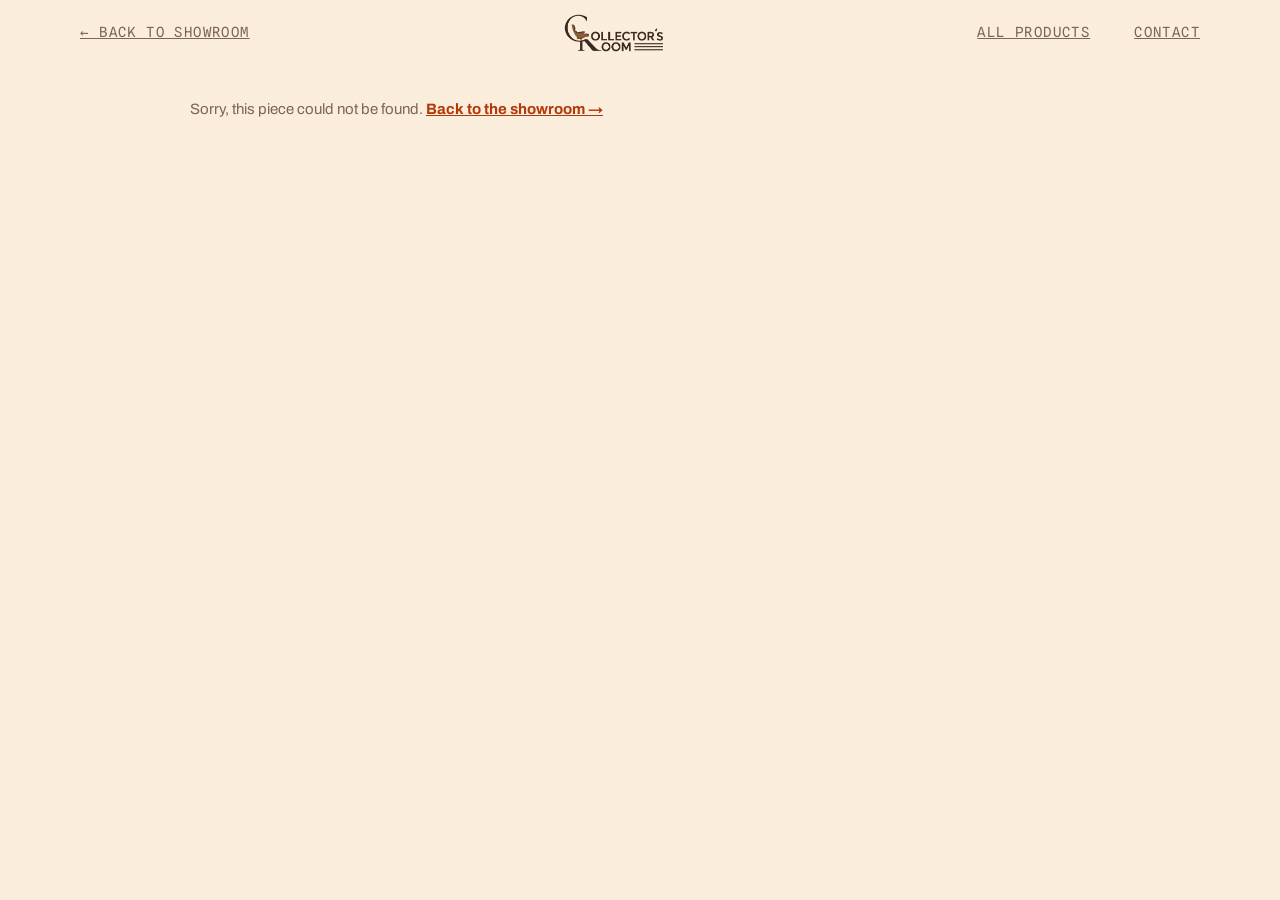
<file: product.html>
<!DOCTYPE html>
<html lang="en">
<head>
<meta charset="utf-8">
<meta name="viewport" content="width=device-width, initial-scale=1">
<title>Collector's Room · Product</title>
<link rel="preconnect" href="https://fonts.googleapis.com">
<link rel="preconnect" href="https://fonts.gstatic.com" crossorigin>
<link href="https://fonts.googleapis.com/css2?family=Archivo:wght@400;500;600;700;800&family=Fraunces:ital,opsz,wght@0,9..144,400..900;1,9..144,400..700&family=Playfair+Display:ital,wght@0,400;0,700;0,900;1,400;1,700&family=Spline+Sans+Mono:wght@400;500;600&display=swap" rel="stylesheet">
<link rel="stylesheet" href="css/style.css?v=45">
<link rel="stylesheet" href="css/mc.css?v=17">
</head>
<body>
<div class="wrap">
  <nav class="topnav" aria-label="Menu">
    <div class="nav-left">
      <a class="tab" id="back-link" href="index.html">&larr; Back to showroom</a>
    </div>
    <img class="nav-logo" src="images/logo-mc.png" alt="Collector's Room">
    <div class="nav-right">
      <a class="tab" id="all-link" href="index.html?view=producten">All Products</a>
      <a class="tab" href="index.html?view=contact">Contact</a>
    </div>
  </nav>
  <div class="pdp" id="pdp"></div>
</div>
<script src="js/catalog.js?v=21"></script>
<script src="js/product-page.js?v=29"></script>
</body>
</html>
</file>
<file: css/style.css>
:root{
  --ox:#3A1714;          /* oxblood surface */
  --ox-deep:#260D0B;     /* page ground (oude achtergrond) */
  --ox-lift:#4A211C;
  --taupe:#B2A488;       /* accent + knoppen */
  --taupe-d:#9A8C70;
  --brass:#C39B52;       /* subtiele haarlijn */
  --brass-lite:#C39B52;  /* accent: spotlight-prijs, signatuur */
  --bone:#F2E7D2;        /* tekst */
  --bone-dim:#CBB99A;    /* gedempte tekst */
  --moss:#7B8438;
  --ink:#160C09;
  --studio:#BEAC92;      /* studio-achtergrond productfoto's */
  --line:rgba(195,155,82,.28);
  --shadow:0 12px 30px -14px rgba(0,0,0,.5);
  /* one family of organic photo-frame shapes, rotated into four variants */
  --blob-1:60% 40% 55% 45% / 45% 55% 40% 60%;
  --blob-2:40% 55% 45% 60% / 55% 40% 60% 45%;
  --blob-3:55% 45% 60% 40% / 40% 60% 45% 55%;
  --blob-4:45% 60% 40% 55% / 60% 45% 55% 40%;
}
*{box-sizing:border-box}
html,body{margin:0}
::selection{background:var(--taupe);color:var(--ink)}
:focus-visible{outline:2px solid var(--taupe);outline-offset:2px}
body{background:var(--ox-deep);color:var(--bone);overflow-x:hidden;
  font-family:'Archivo',system-ui,sans-serif;-webkit-font-smoothing:antialiased;line-height:1.55}
body::after{content:"";position:fixed;inset:0;pointer-events:none;z-index:9999;opacity:.045;
  background-image:url("data:image/svg+xml,%3Csvg xmlns='http://www.w3.org/2000/svg' width='160' height='160'%3E%3Cfilter id='n'%3E%3CfeTurbulence type='fractalNoise' baseFrequency='0.85' numOctaves='3' stitchTiles='stitch'/%3E%3C/filter%3E%3Crect width='100%25' height='100%25' filter='url(%23n)'/%3E%3C/svg%3E")}
.wrap{max-width:1200px;margin:0 auto;padding:8px 20px 72px}
a{color:inherit}

/* slanke bovenbalk met alleen de tabs */
.topnav{display:flex;justify-content:space-between;align-items:center;gap:8px;margin-bottom:2px;flex-wrap:wrap;row-gap:6px}
.nav-logo{height:38px;width:auto;display:block}
.logo-banner{display:block;height:clamp(75px,10.5vw,120px);width:auto;max-width:100%;margin:8px auto 30px}
.nav-left,.nav-right{display:flex;gap:4px}
.tab{font-family:'Spline Sans Mono',monospace;font-size:14px;letter-spacing:.1em;text-transform:uppercase;white-space:nowrap;
  border:none;background:transparent;color:var(--bone-dim);padding:14px 20px;border-radius:999px;cursor:pointer;transition:.18s}
.tab:hover{color:var(--bone)}
.tab.active{background:var(--taupe);color:var(--ink)}
@media(max-width:480px){
  .topnav{flex-wrap:nowrap;justify-content:flex-start}
  .tab{padding:6px 9px;font-size:10.5px;letter-spacing:.04em}
  .nav-left,.nav-right{flex:none}
  .nav-right{margin-left:auto}
}

/* logo: compact en gecentreerd, strak boven de foto */

.lead{font-family:'Playfair Display',serif;font-weight:900;font-size:clamp(26px,4.4vw,44px);line-height:1.04;letter-spacing:-.01em;max-width:20ch;margin:8px 0 6px}
.lead em{font-style:italic;color:var(--taupe)}
.sub{font-size:15px;color:var(--bone-dim);max-width:54ch;margin-bottom:18px}
.sub.full{max-width:none}
.sub.wide{max-width:62ch}

.stage-shell{position:relative;border-radius:14px;overflow:hidden;border:1px solid var(--line);max-width:900px;margin:0 auto}
.stage{position:relative;width:100%;display:block;line-height:0}
.stage-bg{position:relative;width:100%;height:auto;display:block}
.stage-caption{text-align:center;margin:22px 0 28px}
.stage-caption-text{font-family:'Fraunces',serif;font-style:italic;font-weight:500;font-size:26px;color:var(--bone-dim);margin:0 0 12px}
.stage-caption-rule{display:block;width:min(1040px,94%);height:1px;background:var(--taupe);margin:0 auto}

.hs{position:absolute;transform:translate(-50%,-50%);border:none;background:none;cursor:pointer;padding:0;z-index:3}
.hs .pin{display:block;border-radius:50%;background:var(--bone);border:2px solid var(--ink);box-shadow:0 4px 14px rgba(0,0,0,.5);transition:transform .18s}
.hs[data-tier="A"] .pin{width:11px;height:11px}
.hs[data-tier="B"] .pin{width:15px;height:15px}
.hs[data-tier="C"] .pin{width:20px;height:20px;background:var(--taupe);border-color:var(--bone)}
.hs::after{content:"";position:absolute;left:50%;top:50%;width:100%;height:100%;border-radius:50%;border:1.5px solid var(--taupe);transform:translate(-50%,-50%);animation:ring 2.4s ease-out infinite;opacity:0}
@keyframes ring{0%{width:10px;height:10px;opacity:.85}100%{width:40px;height:40px;opacity:0}}
.hs:hover .pin,.hs:focus-visible .pin{transform:scale(1.25)}
.hs:focus-visible{outline:none}
.hs:focus-visible .pin{box-shadow:0 0 0 4px rgba(178,164,136,.6)}
.hs .tip{position:absolute;left:50%;bottom:calc(100% + 9px);transform:translateX(-50%);white-space:nowrap;
  font-family:'Spline Sans Mono',monospace;font-size:11px;letter-spacing:.1em;text-transform:uppercase;background:var(--ink);color:var(--bone);
  padding:5px 9px;border-radius:6px;opacity:0;pointer-events:none;transition:.16s;border:1px solid var(--line)}
.hs:hover .tip,.hs:focus-visible .tip{opacity:1}

/* doorgang naar volgende kamer */
.hs-room{position:absolute;transform:translate(-50%,-50%);border:none;background:none;cursor:pointer;padding:0;z-index:4}
.hs-room .door{font-family:'Spline Sans Mono',monospace;font-size:11px;letter-spacing:.14em;text-transform:uppercase;
  color:var(--bone);background:rgba(13,6,4,.6);border:1px solid var(--taupe);padding:10px 15px;border-radius:999px;
  backdrop-filter:blur(3px);box-shadow:0 6px 22px rgba(0,0,0,.55);transition:.18s;white-space:nowrap;line-height:1}
.hs-room:hover .door,.hs-room:focus-visible .door{background:var(--taupe);color:var(--ink);border-color:var(--taupe)}
.hs-room.soon .door{opacity:.85}
.hs-room:focus-visible{outline:none}
.hs-room:focus-visible .door{box-shadow:0 0 0 4px rgba(178,164,136,.55)}
.hs-room::after{content:"";position:absolute;left:50%;top:50%;width:100%;height:100%;border-radius:999px;border:1.5px solid var(--taupe);transform:translate(-50%,-50%);animation:doorpulse 2.6s ease-out infinite;opacity:0;pointer-events:none}
@keyframes doorpulse{0%{opacity:.5;transform:translate(-50%,-50%) scale(1)}100%{opacity:0;transform:translate(-50%,-50%) scale(1.35)}}
@media(prefers-reduced-motion:reduce){.hs::after,.hs-room::after{animation:none}}

/* catalogus */
.cat-head{margin:54px 0 18px;display:flex;align-items:baseline;justify-content:space-between;gap:16px;flex-wrap:wrap;border-top:1px solid var(--line);padding-top:26px}
.cat-head h2{font-family:'Fraunces',serif;font-weight:700;font-size:27px;letter-spacing:-.01em;margin:0}
.cat-head p{margin:0;font-size:13px;color:var(--bone-dim)}
.grid{display:grid;grid-template-columns:repeat(auto-fill,minmax(240px,1fr));gap:18px}
.card{background:var(--studio);border-radius:12px;overflow:hidden;border:1px solid var(--line);cursor:pointer;transition:transform .18s,box-shadow .18s;display:flex;flex-direction:column}
.card:hover{transform:translateY(-4px);border-color:var(--taupe)}
.card-img{position:relative;aspect-ratio:9/16;overflow:hidden;border-radius:var(--blob-1)}
.card:nth-child(4n+2) .card-img{border-radius:var(--blob-2)}
.card:nth-child(4n+3) .card-img{border-radius:var(--blob-3)}
.card:nth-child(4n) .card-img{border-radius:var(--blob-4)}
.card-img img{width:100%;height:100%;object-fit:cover;object-position:center top;display:block;transition:transform .4s}
.card:hover .card-img img{transform:scale(1.05)}
.sold-tint{position:absolute;inset:0;background:rgba(20,12,8,.55);transition:opacity .25s}
.sold-stamp{position:absolute;top:50%;left:50%;transform:translate(-50%,-50%) rotate(-22deg);
  font-family:'Spline Sans Mono',monospace;font-weight:600;font-size:22px;letter-spacing:.28em;text-transform:uppercase;
  color:#fff;padding:6px 22px;border:2px solid #fff;border-radius:6px;transition:opacity .25s;pointer-events:none}
.card.sold:hover .sold-tint,.card.sold:hover .sold-stamp{opacity:0}
.card-b{padding:14px 15px 16px;display:flex;flex-direction:column;gap:6px;flex:1}
.card-cat{font-family:'Spline Sans Mono',monospace;font-size:11px;letter-spacing:.1em;text-transform:uppercase;color:var(--taupe)}
.card-name{font-family:'Fraunces',serif;font-weight:600;font-size:17px;line-height:1.15}
.card-foot{margin-top:auto;display:flex;align-items:center;justify-content:space-between;gap:8px;padding-top:8px}
.card-price{font-family:'Spline Sans Mono',monospace;font-weight:600;font-size:14px;color:var(--bone)}
.tag{font-family:'Spline Sans Mono',monospace;font-size:9px;letter-spacing:.12em;text-transform:uppercase;padding:3px 7px;border-radius:999px;border:1px solid var(--line);color:var(--bone)}
.tag.A{background:var(--moss);color:var(--ink);border-color:var(--moss)}
.tag.B{background:transparent;color:var(--taupe);border-color:var(--taupe)}
.tag.C{background:var(--taupe);color:var(--ink);border-color:var(--taupe)}

/* paneel */
.scrim{position:fixed;inset:0;background:rgba(13,6,4,.62);backdrop-filter:blur(2px);opacity:0;pointer-events:none;transition:.25s;z-index:40}
.scrim.open{opacity:1;pointer-events:auto}
.panel{position:fixed;top:0;right:0;height:100%;width:min(430px,92vw);background:var(--studio);border-left:1px solid var(--line);
  box-shadow:-24px 0 60px -20px rgba(0,0,0,.7);transform:translateX(105%);transition:transform .32s cubic-bezier(.4,0,.1,1);z-index:50;display:flex;flex-direction:column}
.panel.open{transform:translateX(0)}
@media(prefers-reduced-motion:reduce){.panel{transition:none}.card,.card-img img{transition:none}}
.panel-media{position:relative;aspect-ratio:9/16;overflow:hidden;flex:none;border-radius:4px;border:1px solid var(--line)}
.panel-media img{width:100%;height:100%;object-fit:cover;object-position:center top;display:block}
.panel .close{position:absolute;top:14px;right:14px;width:38px;height:38px;border-radius:50%;border:1px solid var(--line);background:rgba(13,6,4,.7);color:var(--bone);font-size:18px;cursor:pointer;z-index:2}
.panel-body{padding:24px 26px 26px;overflow:auto}
.spec{border-top:1px solid var(--line);padding:9px 0;display:flex;justify-content:space-between;gap:14px;font-size:13.5px}
.spec dt{font-family:'Spline Sans Mono',monospace;font-size:11px;letter-spacing:.08em;text-transform:uppercase;color:var(--bone-dim)}
.spec dd{margin:0;text-align:right;font-weight:500;color:var(--bone)}
.panel .eyebrow{font-family:'Fraunces',serif;font-style:italic;font-size:14px;letter-spacing:0;text-transform:none;color:var(--bone-dim);margin:0 0 4px}
.panel .pname{font-family:'Playfair Display',serif;font-weight:900;font-size:27px;line-height:1.05;margin:0 0 16px}
.story{font-size:14px;line-height:1.65;margin:16px 0 18px;color:var(--bone-dim)}
.price{font-family:'Playfair Display',serif;font-style:italic;font-weight:700;font-size:26px;margin:2px 0;color:var(--bone)}
.price small{font-family:'Archivo',sans-serif;font-style:normal;font-weight:400;font-size:12px;color:var(--bone-dim);letter-spacing:0}
.cta{display:flex;gap:10px;margin-top:16px;flex-wrap:wrap}
.cta a,.cta button{flex:1;min-width:130px;text-align:center;text-decoration:none;font-family:'Archivo',sans-serif;font-weight:600;
  letter-spacing:.04em;text-transform:uppercase;font-size:13px;padding:13px 16px;border-radius:9px;cursor:pointer;border:1px solid var(--bone);transition:.16s}
.cta .primary{background:var(--bone);color:var(--ox-deep)}
.cta .primary:hover{background:var(--taupe);color:var(--ink);border-color:var(--taupe)}
.cta .ghost{background:transparent;color:var(--bone);border-color:var(--line)}
.cta .ghost:hover{border-color:var(--taupe);color:var(--taupe)}
.note{font-family:'Fraunces',serif;font-style:italic;font-size:12.5px;color:var(--bone-dim);margin-top:14px;letter-spacing:0}

footer{margin-top:40px;border-top:1px solid var(--line);padding-top:18px;font-size:12px;color:var(--bone-dim);font-family:'Spline Sans Mono',monospace;letter-spacing:.04em}

/* bedrijfsinfo */
.info-wrap{margin-top:46px;border-top:1px solid var(--line);padding-top:34px}
.info-wrap > h2{font-family:'Fraunces',serif;font-weight:700;font-size:28px;margin:0 0 4px}
.info-wrap > .sub{margin-bottom:22px}
.eyebrow-big{font-family:'Spline Sans Mono',monospace;font-size:12px;letter-spacing:.2em;text-transform:uppercase;color:var(--taupe);margin:6px 0 2px}
.insp-grid{display:grid;grid-template-columns:repeat(auto-fit,minmax(240px,1fr));gap:18px;margin:26px 0 8px}
.insp{background:var(--ox);border:1px solid var(--line);border-radius:12px;padding:24px 22px 26px;position:relative}
.insp-no{font-family:'Spline Sans Mono',monospace;font-size:12px;letter-spacing:.1em;color:var(--taupe)}
.insp h3{font-family:'Fraunces',serif;font-weight:700;font-size:21px;margin:10px 0 8px;line-height:1.08}
.insp p{font-size:14px;line-height:1.65;color:var(--bone-dim);margin:0}
.insp-foot{margin-top:26px;font-size:15px;color:var(--bone-dim)}
.link-btn{font:inherit;color:var(--taupe);background:none;border:none;cursor:pointer;padding:0;font-weight:700}
.link-btn:hover{color:var(--bone);text-decoration:underline}

/* contact */
.contact-list{display:flex;flex-direction:column;gap:2px;margin:6px 0 8px;max-width:520px}
.contact-row{display:flex;align-items:center;justify-content:space-between;gap:16px;text-decoration:none;
  border-top:1px solid var(--line);padding:16px 2px;transition:.15s}
.contact-row:last-child{border-bottom:1px solid var(--line)}
.contact-row span{font-family:'Spline Sans Mono',monospace;font-size:11px;letter-spacing:.12em;text-transform:uppercase;color:var(--bone-dim)}
.contact-row b{font-family:'Fraunces',serif;font-weight:600;font-size:19px;color:var(--bone)}
.contact-row:hover b{color:var(--taupe)}

/* ---- about: fotocollage ---- */
.collage{display:grid;grid-template-columns:repeat(4,1fr);grid-auto-rows:150px;gap:10px;margin:24px 0 10px}
.collage img{width:100%;height:100%;object-fit:cover;border-radius:10px;display:block;border:1px solid var(--line)}
.collage .c1{grid-column:span 2;grid-row:span 2}
.collage .c2{grid-column:span 2}
.collage .c3{grid-column:span 1}
.collage .c4{grid-column:span 1}
.collage .c5{grid-column:span 4}
@media(max-width:640px){.collage{grid-template-columns:repeat(2,1fr);grid-auto-rows:120px}.collage .c1{grid-column:span 2}.collage .c5{grid-column:span 2}}
.collage-note{font-size:12px;color:var(--bone-dim);opacity:.75;margin:6px 0 22px}
.collage-note code{font-family:'Spline Sans Mono',monospace;background:var(--ox);padding:1px 5px;border-radius:4px}

/* ---- about: designer-namen strip ---- */
.about-strip{border-top:1px solid var(--line);border-bottom:1px solid var(--line);padding:18px 0;margin:8px 0 22px;
  display:flex;flex-direction:column;gap:6px}
.strip-label{font-family:'Spline Sans Mono',monospace;font-size:11px;letter-spacing:.16em;color:var(--bone-dim)}
.strip-names{font-family:'Fraunces',serif;font-size:22px;color:var(--taupe)}

/* ---- about: bedrijfsgegevens ---- */
.biz{display:grid;grid-template-columns:repeat(auto-fit,minmax(220px,1fr));gap:2px 24px;margin:0 0 8px}
.biz > div{border-top:1px solid var(--line);padding:12px 0;display:flex;justify-content:space-between;gap:14px}
.biz dt{font-family:'Spline Sans Mono',monospace;font-size:11px;letter-spacing:.08em;text-transform:uppercase;color:var(--bone-dim);margin:0}
.biz dd{margin:0;text-align:right;font-weight:500;color:var(--bone)}
.biz a{color:var(--taupe)}

/* ---- footer social ---- */
.foot-social{color:var(--taupe);text-decoration:none}
.foot-social:hover{color:var(--bone);text-decoration:underline}

/* ---- legal / terms ---- */
.legal{max-width:70ch}
.legal p{font-size:14px;line-height:1.7;color:var(--bone-dim);margin:0 0 12px}
.legal strong{color:var(--bone)}
.legal a{color:var(--taupe)}
.legal h3{font-family:'Fraunces',serif;font-weight:700;font-size:18px;color:var(--bone);margin:22px 0 6px}
.foot-link{font:inherit;font-family:'Spline Sans Mono',monospace;font-size:12px;letter-spacing:.04em;color:var(--taupe);background:none;border:none;padding:0;cursor:pointer}
.foot-link:hover{color:var(--bone);text-decoration:underline}

/* ---- showroom switcher: text link above the stage photo ---- */
.room-switch{display:flex;justify-content:flex-end;max-width:900px;margin:0 auto 12px}
.switch-btn{font-family:'Spline Sans Mono',monospace;font-size:12px;letter-spacing:.1em;text-transform:uppercase;
  text-decoration:underline;text-underline-offset:3px;display:inline-flex;align-items:center;gap:6px;transition:.18s}
.switch-btn::after{content:"\2192"}
.switch-to-antique{color:#3A1714}
.switch-to-antique:hover{color:#160C09}
.switch-to-midcentury{color:#E8863E}
.switch-to-midcentury:hover{color:#F4B37D}

/* ---- contact: centered + icon row ---- */
.center{text-align:center}
.contact-title{margin:24px auto 8px}
.wide-center{max-width:52ch;margin-left:auto;margin-right:auto}
.contact-icons{display:grid;grid-template-columns:repeat(2,1fr);gap:16px;margin:34px 0 10px;max-width:640px;margin-left:auto;margin-right:auto}
.ci{display:flex;flex-direction:column;align-items:center;text-align:center;gap:10px;text-decoration:none;
  background:var(--ox);border:1px solid var(--line);border-radius:14px;padding:30px 18px;transition:.18s;color:var(--bone)}
.ci:hover{transform:translateY(-4px);border-color:var(--taupe)}
.ci svg{width:34px;height:34px;color:var(--taupe)}
.ci-label{font-family:'Fraunces',serif;font-weight:700;font-size:18px}
.ci-value{font-family:'Spline Sans Mono',monospace;font-size:12px;color:var(--bone-dim);word-break:break-word}
.ci-main{background:var(--taupe);border-color:var(--taupe);color:var(--ink)}
.ci-main svg{color:var(--ink)}
.ci-main .ci-value{color:rgba(22,12,9,.7)}
.ci-main:hover{background:var(--taupe-d);border-color:var(--taupe-d)}
@media(max-width:620px){.contact-icons{grid-template-columns:1fr}}

/* ---- footer tiktok icon ---- */
.foot-icon{display:inline-flex;vertical-align:middle;color:var(--taupe);transition:.16s}
.foot-icon svg{width:17px;height:17px}
.foot-icon:hover{color:var(--bone)}

/* ---- sfeerbeelden: strook van foto's, links naar rechts ---- */
.ambience{margin:26px 0 6px}
.ambience-rule{margin-top:20px}
.ambience-grid{display:grid;grid-template-columns:repeat(5,1fr);gap:0;border-radius:14px;overflow:hidden}
.ambience-grid img{width:100%;aspect-ratio:1/1;object-fit:cover;border-radius:0;display:block}
@media(max-width:640px){
  .ambience-grid{display:flex;overflow-x:auto;gap:0;padding-bottom:4px;scroll-snap-type:x proximity}
  .ambience-grid img{flex:0 0 128px;width:128px;height:128px;scroll-snap-align:start}
}

/* ---- zoekbalk: alleen een icoon, klapt open bij klik ---- */
.search-box{position:relative;display:flex;align-items:center}
.search-toggle{display:flex;align-items:center;justify-content:center;flex:none;
  width:46px;height:46px;border:none;background:transparent;color:var(--bone-dim);
  border-radius:999px;cursor:pointer;transition:.18s}
.search-toggle:hover{color:var(--bone);background:rgba(255,255,255,.06)}
.search-box.open .search-toggle{color:var(--bone)}
.search-icon{width:18px;height:18px;pointer-events:none}
.search-input{font-family:'Spline Sans Mono',monospace;font-size:14px;letter-spacing:.06em;
  background:transparent;border:1px solid transparent;color:var(--bone);border-radius:999px;
  width:0;padding:13px 0;margin-left:0;opacity:0;transition:width .22s ease,padding .22s ease,opacity .16s ease,margin-left .22s ease,border-color .18s}
.search-box.open .search-input{width:210px;padding:13px 18px;margin-left:2px;opacity:1;border-color:var(--line)}
.search-input::placeholder{color:var(--bone-dim);text-transform:uppercase;letter-spacing:.1em;font-size:12px}
.search-input:focus{outline:none;border-color:var(--taupe)}
@media(max-width:480px){.search-box.open .search-input{width:140px;padding:11px 14px}.search-toggle{width:40px;height:40px}.search-icon{width:16px;height:16px}}

/* ---- spotlight ---- */
.spotlight{display:grid;grid-template-columns:1fr 1fr;gap:0;margin:40px 0 10px;
  background:var(--ox);border:1px solid var(--line);border-radius:16px;overflow:hidden}
.spot-media{background:var(--studio);min-height:340px}
.spot-media img{width:100%;height:100%;object-fit:cover;display:block}
.spot-text{padding:40px 42px;display:flex;flex-direction:column;justify-content:center;gap:6px}
.spot-title{font-family:'Playfair Display',serif;font-weight:900;font-size:32px;line-height:1.05;margin:2px 0 8px}
.spot-story{font-size:15px;line-height:1.65;color:var(--bone-dim);margin:0 0 12px}
.spot-price{font-family:'Spline Sans Mono',monospace;font-weight:600;font-size:24px;color:var(--brass-lite);margin-bottom:16px}
.spot-price small{font-family:'Archivo',sans-serif;font-weight:400;font-size:12px;color:var(--bone-dim)}
.spot-btn{align-self:flex-start;font-family:'Archivo',sans-serif;font-weight:600;font-size:14px;padding:13px 24px;border-radius:9px;
  cursor:pointer;border:1px solid var(--taupe);background:var(--taupe);color:var(--ink);text-decoration:none;display:inline-block;transition:.16s}
.spot-btn:hover{background:var(--taupe-d);border-color:var(--taupe-d)}
@media(max-width:760px){.spotlight{grid-template-columns:1fr}.spot-media{min-height:280px}.spot-text{padding:30px 26px}}

/* ---- explore grid ---- */
.explore{margin:56px 0 10px}
.explore-h{font-family:'Fraunces',serif;font-weight:700;font-size:30px;text-align:center;margin:2px 0 26px}
.explore-grid{display:grid;grid-template-columns:1.1fr 1fr;grid-template-rows:1fr 1fr;gap:16px;min-height:520px}
.ex-card{display:flex;text-decoration:none;background:var(--ox);border:1px solid var(--line);border-radius:14px;overflow:hidden;
  cursor:pointer;transition:transform .18s,box-shadow .18s,border-color .18s;text-align:left;padding:0;color:var(--bone)}
.ex-card:hover{transform:translateY(-4px);border-color:var(--taupe)}
.ex-img{background-size:cover;background-position:center;display:block}
.ex-img.logo{background-size:contain;background-repeat:no-repeat;background-color:#fff;background-origin:content-box;padding:24px;box-sizing:border-box}
.ex-txt{display:flex;flex-direction:column;justify-content:center;gap:6px;padding:22px 24px}
.ex-eye{font-family:'Spline Sans Mono',monospace;font-size:11px;letter-spacing:.16em;text-transform:uppercase;color:var(--taupe)}
.ex-title{font-family:'Fraunces',serif;font-weight:700;font-size:23px;line-height:1.05}
.ex-sub{font-size:13.5px;color:var(--bone-dim);line-height:1.5}
/* big card: image top, text below */
.ex-card.big{grid-row:1 / 3;flex-direction:column}
.ex-card.big .ex-img{flex:1;width:100%;min-height:240px}
.ex-card.big .ex-txt{padding:24px 28px 28px;align-items:flex-start}
.ex-card.big .ex-title{font-size:28px}
/* small cards: image left, text right */
.ex-card:not(.big){flex-direction:row}
.ex-card:not(.big) .ex-img{width:44%;min-width:44%}
@media(max-width:720px){.explore-grid{grid-template-columns:1fr;grid-template-rows:none;min-height:0}.ex-card.big{grid-row:auto}.ex-card:not(.big){flex-direction:column}.ex-card:not(.big) .ex-img{width:100%;min-height:180px}}

/* ---- grote social-iconen ---- */
.socials{display:flex;justify-content:center;gap:clamp(28px,7vw,80px);margin:56px 0 20px;flex-wrap:wrap}
.social{display:flex;flex-direction:column;align-items:center;gap:14px;text-decoration:none;color:var(--taupe);transition:.18s}
.social svg{width:clamp(78px,13vw,120px);height:clamp(78px,13vw,120px)}
.social-label{font-family:'Spline Sans Mono',monospace;font-size:12px;letter-spacing:.14em;text-transform:uppercase;color:var(--bone-dim)}
.social:hover{color:var(--bone);transform:translateY(-4px)}
.social:hover .social-label{color:var(--bone)}

/* betaal-bevestiging */
.paid-note{background:var(--taupe);color:var(--ink);text-align:center;padding:12px 16px;border-radius:10px;
  font-family:'Archivo',sans-serif;font-weight:600;margin:0 0 14px}

/* ---- showroom dropdown (Antique / Mid Century) ---- */
.dropdown{position:relative;display:inline-block}
.dd-toggle{display:inline-flex;align-items:center;gap:7px}
.dd-caret{font-size:11px;transition:transform .18s}
.dropdown.open .dd-caret{transform:rotate(180deg)}
.dd-menu{position:absolute;top:calc(100% + 6px);left:0;min-width:180px;background:var(--ox);border:1px solid var(--line);
  border-radius:12px;padding:6px;box-shadow:var(--shadow);opacity:0;visibility:hidden;transform:translateY(-6px);
  transition:.16s;z-index:60;display:flex;flex-direction:column}
.dropdown.open .dd-menu{opacity:1;visibility:visible;transform:translateY(0)}
.dd-item{font-family:'Spline Sans Mono',monospace;font-size:13px;letter-spacing:.08em;text-transform:uppercase;
  color:var(--bone);text-decoration:none;padding:13px 16px;border-radius:8px;transition:.14s}
.dd-item:hover{background:var(--taupe);color:var(--ink)}

/* ---- product page (PDP): magazine-poster layout ----
   Reference: a furniture-journal poster mockup supplied by the user —
   title + price on one line, a full-width hero carousel, a big
   tagline beside the description, a thumbnail strip, and a bottom
   price + buy bar. ---- */
.pdp{max-width:900px;margin:28px auto 60px}
.pdp-titlebar{text-align:center;border-top:1px solid var(--bone);padding-top:18px;
  border-bottom:1px solid var(--bone);padding-bottom:26px;margin-bottom:28px}
.pdp-titlerow{display:flex;align-items:baseline;justify-content:center;gap:28px;flex-wrap:wrap;margin-top:8px}
.pdp-titlerow .pname{font-family:'Playfair Display',serif;font-weight:900;letter-spacing:-.01em;
  font-size:clamp(40px,6.2vw,66px);line-height:1.0;margin:0;color:var(--bone)}
.pdp-price-top{font-family:'Playfair Display',serif;font-style:italic;font-weight:500;
  font-size:clamp(24px,3.2vw,34px);color:var(--bone-dim)}
.pdp-subtitle{font-family:'Fraunces',serif;font-style:italic;font-size:17px;color:var(--bone-dim);
  margin:10px 0 0}

.pdp-hero{position:relative;aspect-ratio:3/2;max-height:min(74vh,660px);margin:0 auto 6px;overflow:hidden;
  background:var(--studio);border:1px solid var(--line);border-radius:4px}
.pdp-hero img{width:100%;height:100%;object-fit:cover;object-position:center top;display:block}
.pdp-arrow{position:absolute;top:50%;transform:translateY(-50%);width:42px;height:42px;border-radius:50%;
  border:none;background:rgba(255,255,255,.85);color:var(--ink);font-size:24px;line-height:1;cursor:pointer;
  display:flex;align-items:center;justify-content:center;transition:background .16s}
.pdp-arrow:hover{background:#fff}
.pdp-arrow.prev{left:16px}
.pdp-arrow.next{right:16px}

.pdp-thumbs{display:grid;grid-template-columns:repeat(auto-fit,minmax(90px,1fr));gap:10px;
  border-top:1px solid var(--bone);border-bottom:1px solid var(--bone);margin:30px 0 34px;padding:30px 0 30px}
.pdp-thumb{aspect-ratio:1/1;padding:0;border:2px solid transparent;border-radius:4px;overflow:hidden;cursor:pointer;
  background:var(--studio);transition:border-color .16s}
.pdp-thumb img{width:100%;height:100%;object-fit:cover;object-position:center top;display:block}
.pdp-thumb:hover{border-color:var(--taupe-d)}
.pdp-thumb.active{border-color:var(--taupe)}

.pdp-feature{display:grid;grid-template-columns:1fr 1.4fr;gap:40px;align-items:start;
  border-top:1px solid var(--bone);margin-top:34px;padding-top:34px;margin-bottom:34px}
.pdp-tagline{font-family:'Fraunces',serif;font-style:italic;font-weight:700;font-size:clamp(26px,3.6vw,38px);
  line-height:1.08;margin:0;color:var(--bone)}
.pdp-feature-right{padding-left:36px}
.pdp-feature-right .story{font-size:15px;line-height:1.65;color:var(--bone-dim);margin:0 0 20px}
.pdp-specsheet .spec{border-top:none;padding:11px 0;font-size:14px}
.pdp-specsheet .spec dt{font-family:'Fraunces',serif;font-style:italic;font-weight:400;color:var(--bone-dim);letter-spacing:0;text-transform:none}
.pdp-specsheet .spec dd{font-family:'Fraunces',serif;font-weight:500}
@media(max-width:700px){.pdp-feature{grid-template-columns:1fr}.pdp-feature-right{padding-left:0}}

.ship-calc{border:1px solid var(--line);border-radius:14px;padding:20px 22px;margin:0 0 28px}
.ship-label{display:block;font-family:'Fraunces',serif;font-style:italic;font-size:16px;color:var(--bone-dim);margin-bottom:10px}
.ship-select{width:100%;font-family:'Fraunces',serif;font-size:15px;padding:12px 14px;border-radius:9px;border:1px solid var(--line);background:var(--ox-deep);color:var(--bone);cursor:pointer}
.ship-lines{margin-top:16px;display:flex;flex-direction:column;gap:9px;font-family:'Fraunces',serif;font-size:14px;color:var(--bone-dim)}
.ship-lines > div{display:flex;justify-content:space-between;gap:16px}
.ship-total{padding-top:11px;margin-top:2px;font-family:'Fraunces',serif;font-weight:700;font-size:20px;color:var(--bone)}

.pdp-bottombar{display:flex;align-items:center;gap:16px}
.pdp-price-bottom{font-family:'Playfair Display',serif;font-style:italic;font-weight:700;font-size:30px;color:var(--bone);flex:none}
.pdp-price-bottom small{font-family:'Archivo',sans-serif;font-style:normal;font-size:12px;color:var(--bone-dim);display:block}
.pdp-buy{flex:1;text-align:center;text-decoration:none;font-family:'Archivo',sans-serif;font-weight:600;
  font-size:15px;letter-spacing:.04em;text-transform:uppercase;padding:18px 20px;border-radius:10px;
  background:var(--bone);color:var(--ox-deep);transition:.16s}
.pdp-buy:hover{background:var(--taupe);color:var(--ink)}
.pdp-buy.ghost-wide{background:transparent;border:1px solid var(--bone);color:var(--bone)}
.pdp-buy.ghost-wide:hover{border-color:var(--taupe);color:var(--taupe);background:transparent}
.pdp-ask{flex:none;width:58px;height:58px;display:flex;align-items:center;justify-content:center;
  border:1px solid var(--line);border-radius:10px;color:var(--bone);text-decoration:none;font-size:20px;
  font-family:'Fraunces',serif;transition:.16s}
.pdp-ask:hover{border-color:var(--taupe);color:var(--taupe)}
.pdp-note{margin-top:14px;text-align:center}
@media(max-width:760px){.pdp{grid-template-columns:1fr;gap:22px}}

/* ---- human touch: handgeschreven signatuur ---- */
.signature{font-family:'Caveat',cursive;font-size:27px;line-height:1.3;color:var(--brass-lite);margin:26px 0 6px;max-width:48ch}
.signature .sig-name{display:block;font-size:32px;color:var(--taupe);transform:rotate(-2.5deg);transform-origin:left center;margin-top:4px}
.signature.center{margin-left:auto;margin-right:auto}
.signature.center .sig-name{transform-origin:center center}
</file>
<file: css/mc.css>
/* Mid Century — licht oranje thema (overschrijft style.css) */
:root{
  --ox-deep:#FBEEDC;     /* pagina-achtergrond: licht oranje/crème */
  --ox:#FFF7EC;          /* kaarten / paneel */
  --ox-lift:#F1DFC6;
  --taupe:#B23809;       /* PRIMAIR: mid-century oranje */
  --taupe-d:#C6410F;
  --brass:#2F6F6A;       /* SECUNDAIR: teal */
  --brass-lite:#2F6F6A;
  --bone:#3A2A1E;        /* tekst: donkerbruin */
  --bone-dim:#7C6552;
  --moss:#2F6F6A;
  --ink:#FFF7EC;         /* tekst op oranje/teal knoppen: crème */
  --studio:#D9C6AD;
  --line:rgba(58,42,30,.16);
  --shadow:0 12px 28px -14px rgba(120,60,20,.26);
}
body::after{opacity:.02}                                   /* minder korrel op licht */
.tip{background:#2A1D12;color:#FFF7EC;border-color:transparent}
.panel .close{background:rgba(255,247,236,.92);color:#3A2A1E}
.hs-room .door{background:rgba(255,247,236,.9);color:#3A2A1E}
.scrim{background:rgba(58,32,14,.4)}
/* logo op licht: donkere variant */
.logo-banner{content:none}
</file>
